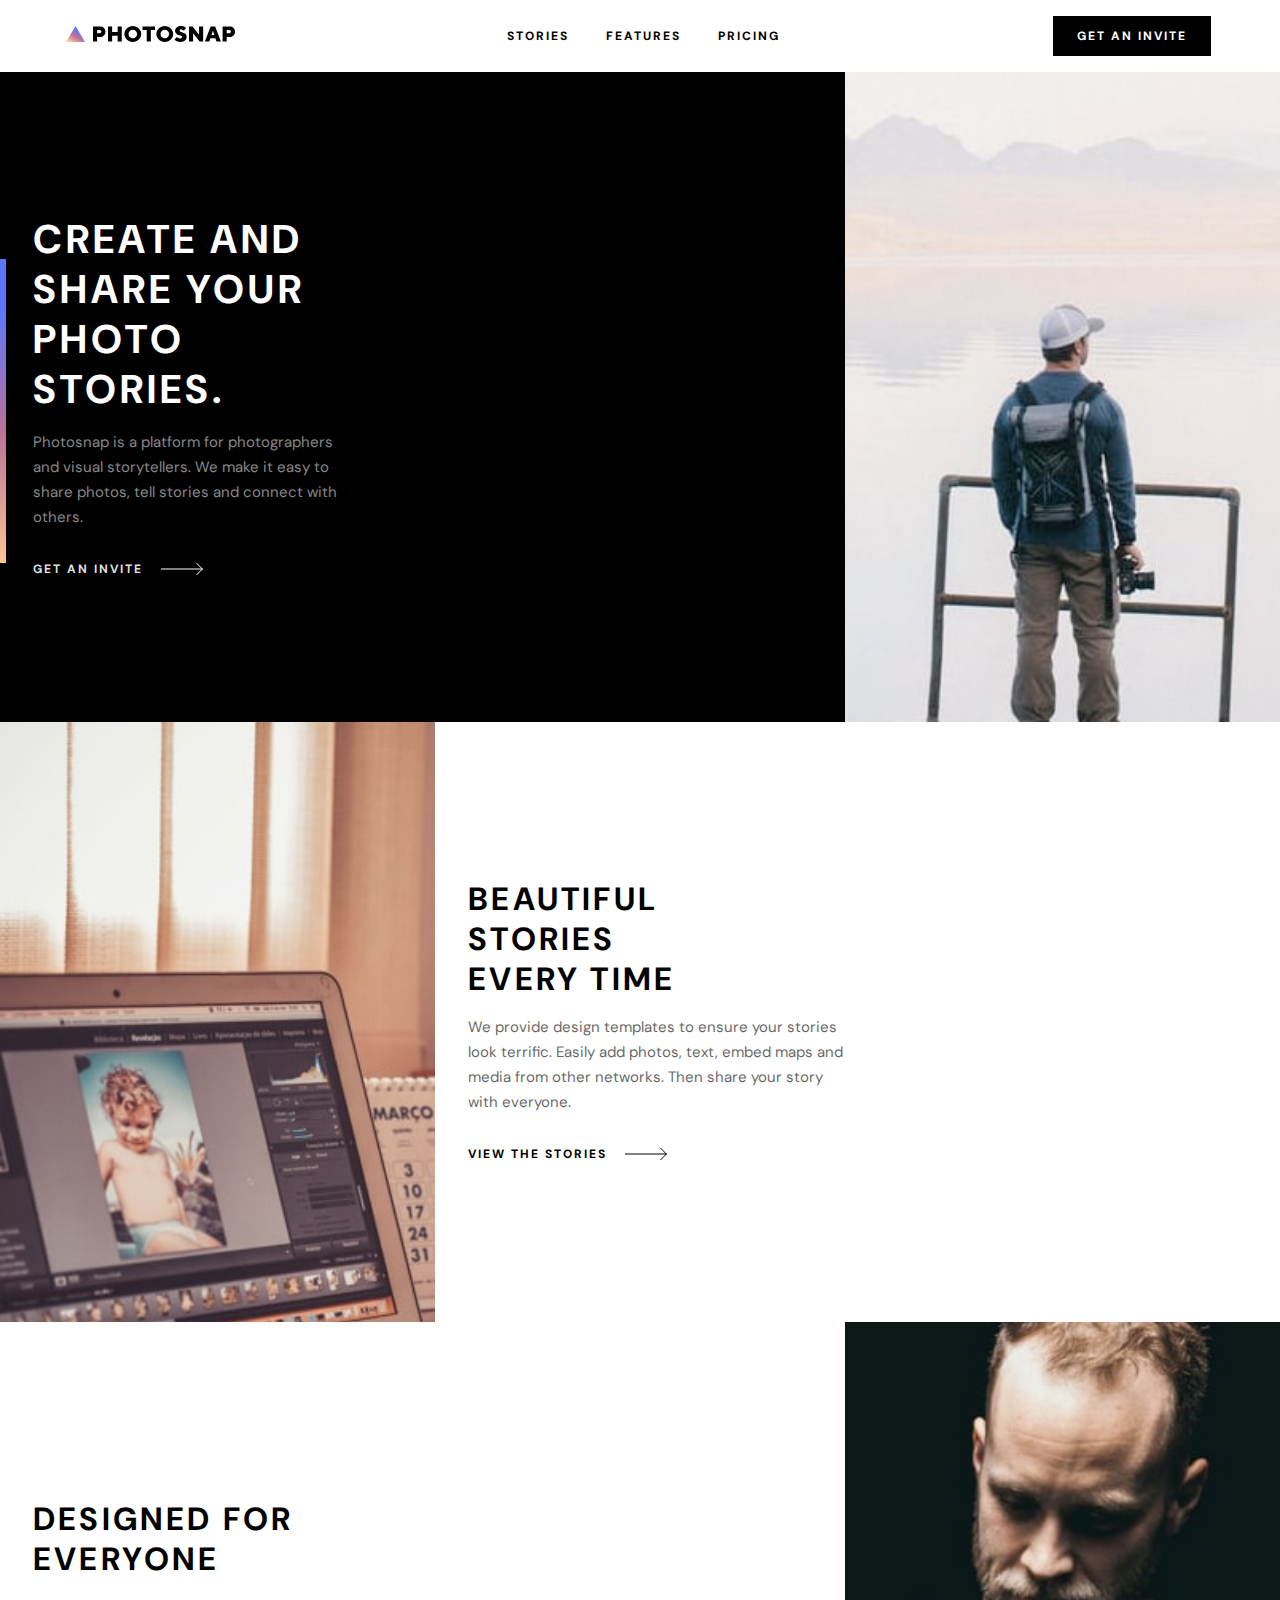
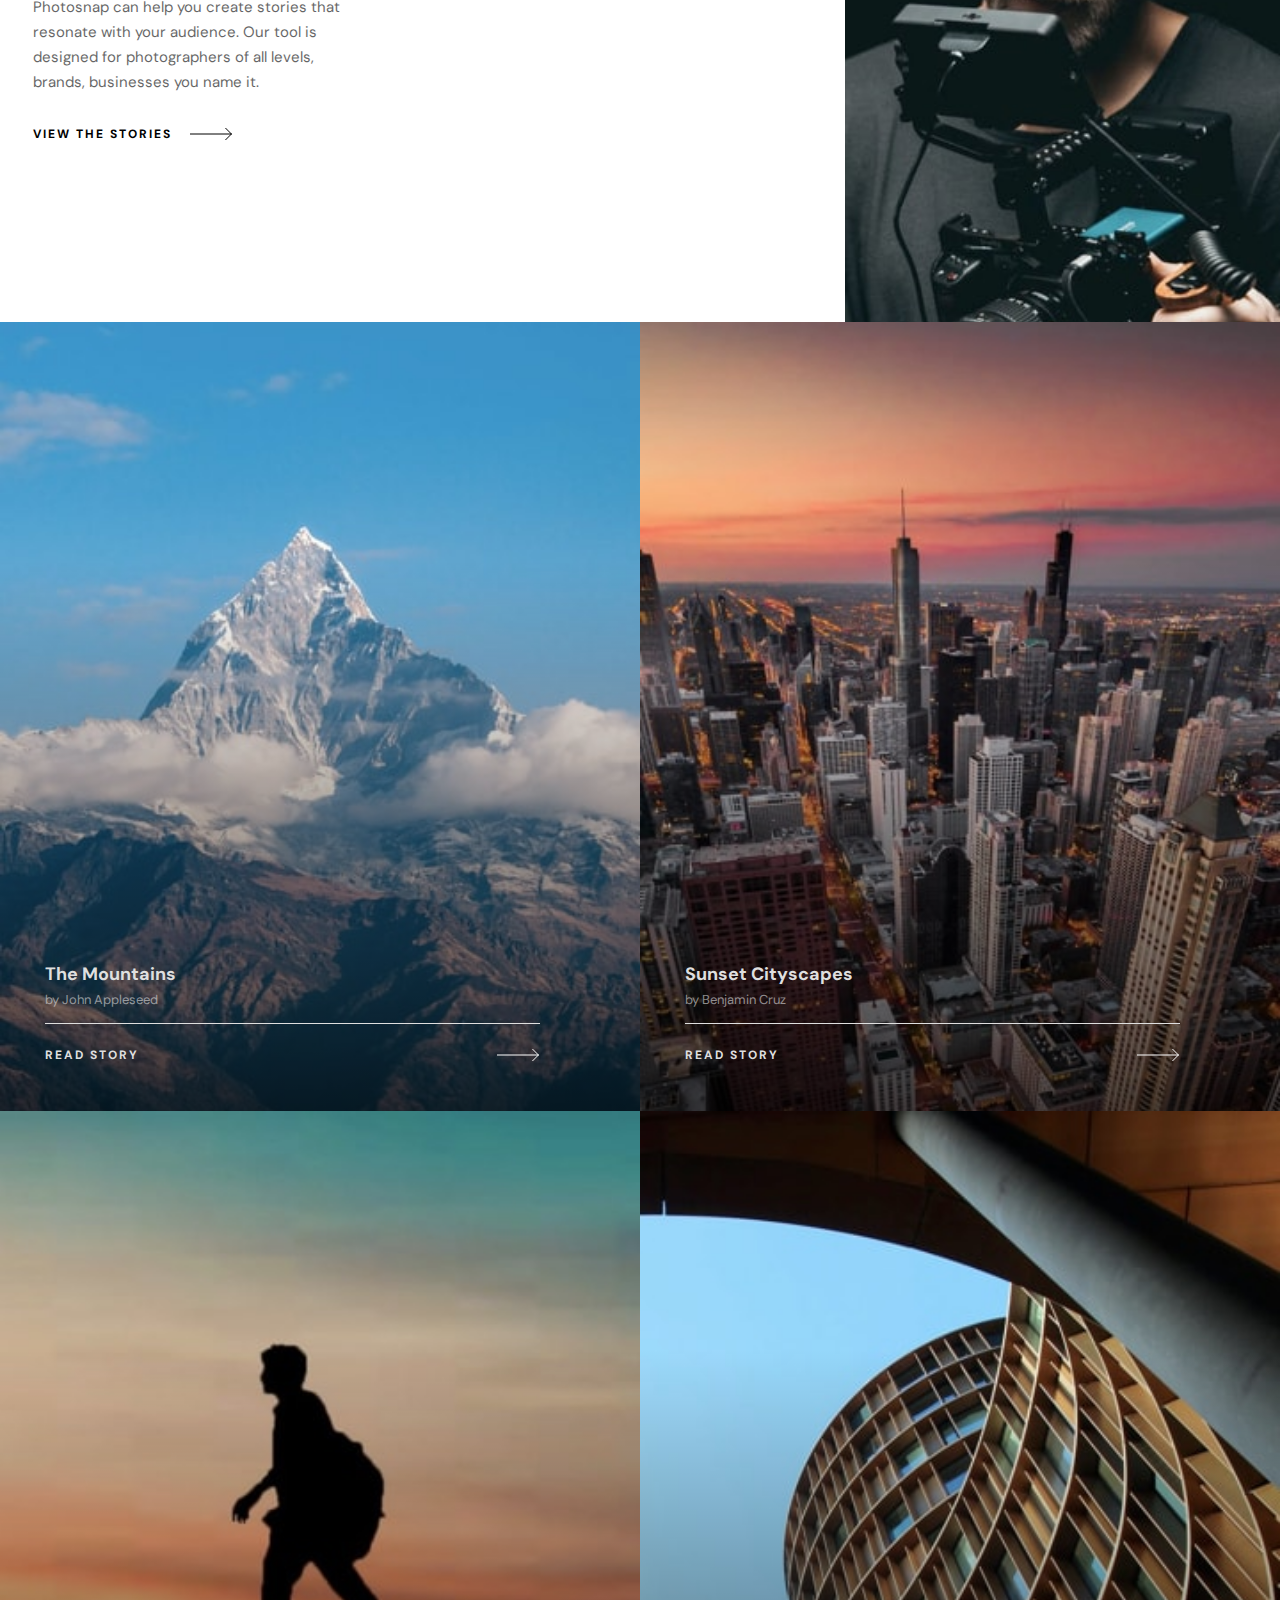
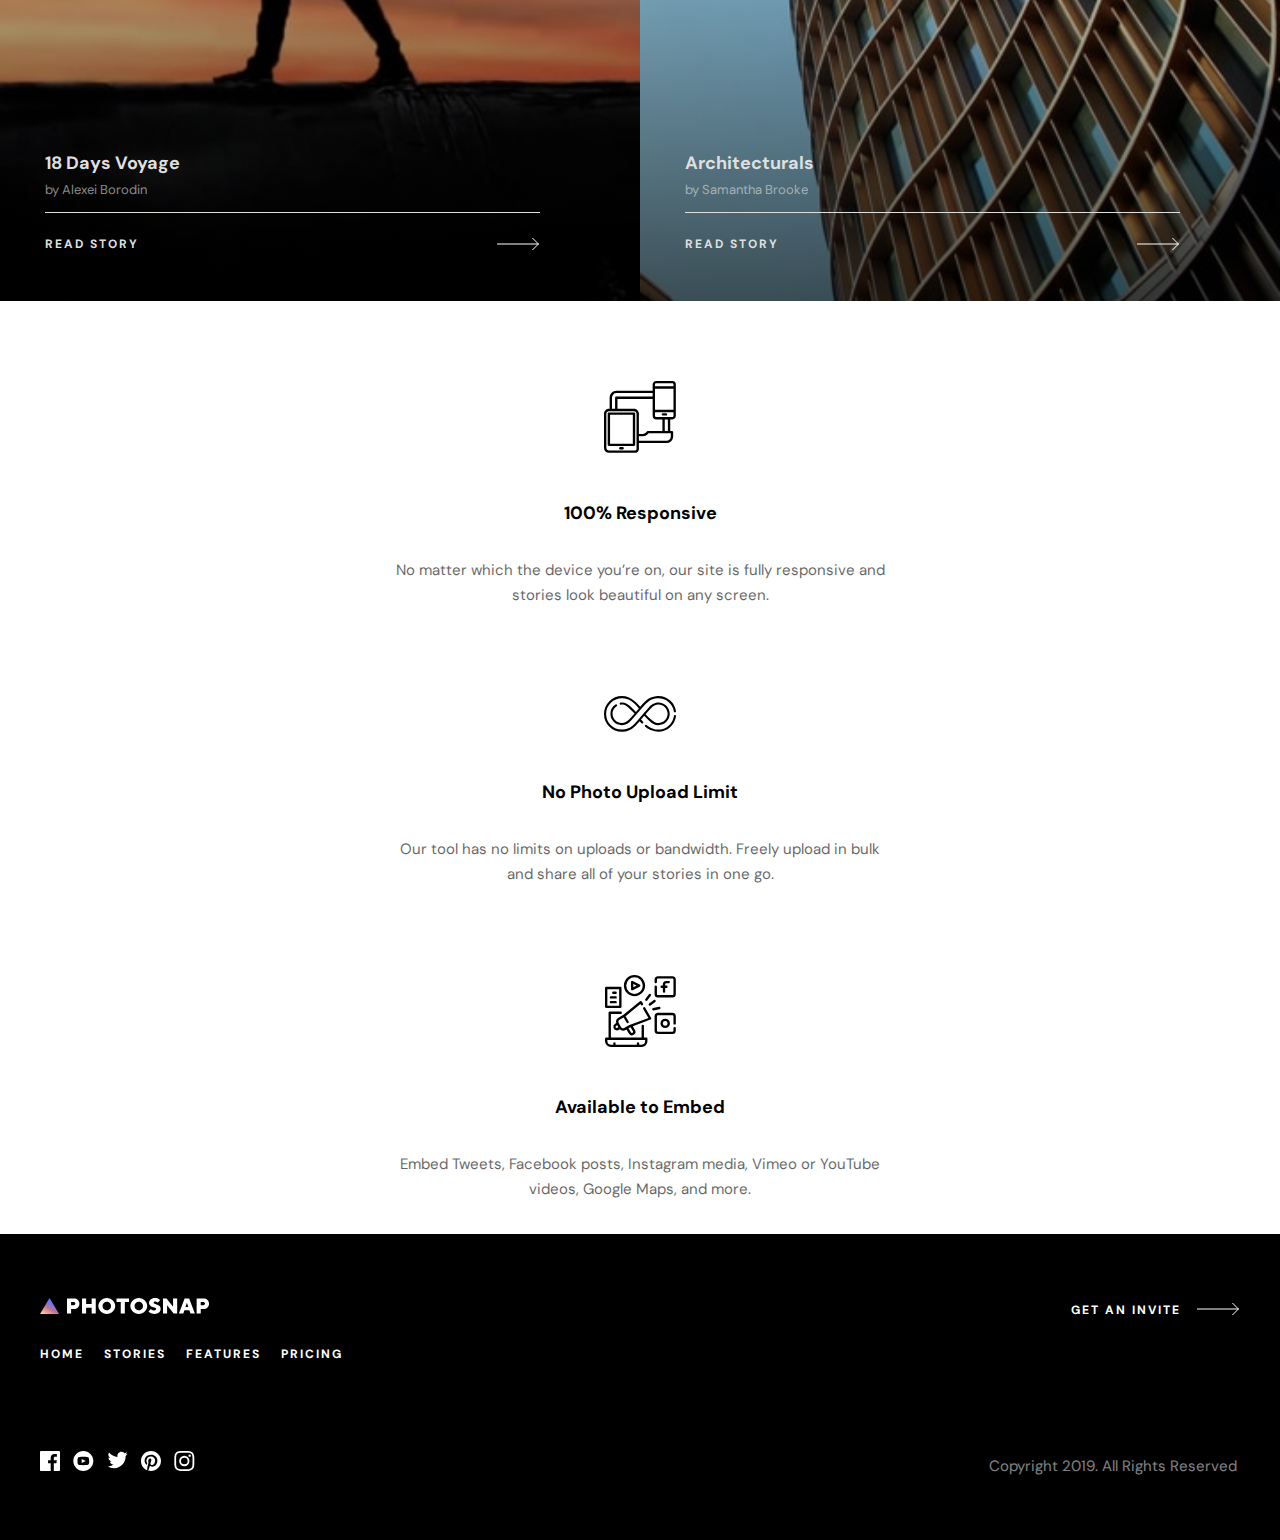
<file: index.html>
<!DOCTYPE html>
<html lang="en">
<head>
    <meta charset="UTF-8">
    <meta http-equiv="X-UA-Compatible" content="IE=edge">
    <meta name="viewport" content="width=device-width, initial-scale=1.0">
    <link rel="stylesheet" href="./shared/css/reset.css">
    <link rel="stylesheet" href="./shared/css/header.css">
    <link rel="stylesheet" href="./shared/css/footer.css">
    <link rel="stylesheet" href="./shared/css/fonts&variables.css">
    <link rel="stylesheet" href="./pages/home/main.css">
    <script src="./shared/js/menu.js" defer></script>
    <title>photosnap-multipage</title>
</head>
<body>
    <header>
        <div class="header-container">
            <div class="header-top-div">
              <div class="header-menu">
                <a href="#"><img src="./shared/assets/desktop/logo.svg" alt="logo"/></a>
            
                <div class="open-close-menu">
                  <button class="menu-btn">
                    <img
                      id="btn"
                      src="./shared/assets/mobile/menu.svg"
                      alt="menu"
                    />
                  </button>
                </div>
              </div>
            </div>
            <div id="menu-mob" class="burger-menu-wrapper header-invisible">
              <div class="header-burger-menu">
                <nav>
                  <ul class="header-list">
                    <li>
                      <a
                        class="header-links"
                        href="./pages/stories/stories.html"
                        >STORIES</a
                      >
                    </li>
                    <li>
                      <a
                        class="header-links"
                        href="./pages/features/features.html"
                        >FEATURES</a
                      >
                    </li>
                    <li>
                      <a
                        class="header-links"
                        href="./pages/pricing/pricing.html"
                        >PRICING</a>
                    </li>
                  </ul>
                </nav>
              </div>
              <div class="header-divider"></div>
              <a class="header-invite header-links" href="#">GET AN INVITE</a>
            </div>
          </div>
    </header>
   <main>
    <div class="first_div">
        <div class="for_row1">
            <div class="img for_imgs"></div>
            
            <div class="black_div">
            <div class="for_gradient"></div>    
                <h1 class="black_h1">CREATE AND SHARE YOUR PHOTO STORIES.</h1>
                <p class="black_p">Photosnap is a platform for photographers and visual storytellers. We make it easy to share photos, tell stories and connect with others.</p>
                <a class="black_a">GET AN INVITE<span><svg xmlns="http://www.w3.org/2000/svg" width="43" height="14"><g fill="none" fill-rule="evenodd" stroke="#ffffff"><path d="M0 7h41.864M35.428 1l6 6-6 6"/></g></svg></span></a>
            </div>
        </div>
        <div class="for_row2">
            <div class="img2 for_imgs"></div>
            <div class="white_div1">
                <h1 class="white_h1">BEAUTIFUL STORIES EVERY TIME</h1>
                <p class="white_p">We provide design templates to ensure your stories look terrific. Easily add photos, text, embed maps and media from other networks. Then share your story with everyone.</p>
                <a class="a">VIEW THE STORIES<span><img src="./shared/assets/desktop/arrow.svg"></span></a>
            </div>
        </div>
        <div class="for_row3">
            <div class="img3 for_imgs"></div>
            <div class="white_div2">
                <h1 class="white_h1">DESIGNED FOR EVERYONE</h1>
                <p class="white_p">Photosnap can help you create stories that resonate with your audience.  Our tool is designed for photographers of all levels, brands, businesses you name it. </p>
                <a class="a">VIEW THE STORIES<span><img src="./shared/assets/desktop/arrow.svg"></span></a>
            </div>
        </div>
    </div> 
    <div class="second_div">
            <div class="mountains story">
                <h1 class="little_h1">The Mountains</h1>
                <p class="little_p">by John Appleseed</p>
                <div class="line"></div>
                <a class="black_a four_a">READ STORY<span><svg xmlns="http://www.w3.org/2000/svg" width="43" height="14"><g fill="none" fill-rule="evenodd" stroke="#ffffff"><path d="M0 7h41.864M35.428 1l6 6-6 6"/></g></svg></span></a>
            </div>
            <div class="sunset story">
                <h1 class="little_h1">Sunset Cityscapes</h1>
                <p class="little_p">by Benjamin Cruz</p>
                <div class="line"></div>
                <a class="black_a four_a">READ STORY<span><svg xmlns="http://www.w3.org/2000/svg" width="43" height="14"><g fill="none" fill-rule="evenodd" stroke="#ffffff"><path d="M0 7h41.864M35.428 1l6 6-6 6"/></g></svg></span></a>
            </div>
            <div class="voyage story">
                <h1 class="little_h1">18 Days Voyage</h1>
                <p class="little_p">by Alexei Borodin</p>
                <div class="line"></div>
                <a class="black_a four_a">READ STORY<span><svg xmlns="http://www.w3.org/2000/svg" width="43" height="14"><g fill="none" fill-rule="evenodd" stroke="#ffffff"><path d="M0 7h41.864M35.428 1l6 6-6 6"/></g></svg></span></a>
            </div>
            <div class="architect story">
                <h1 class="little_h1">Architecturals</h1>
                <p class="little_p">by Samantha Brooke</p>
                <div class="line"></div>
                <a class="black_a four_a">READ STORY<span><svg xmlns="http://www.w3.org/2000/svg" width="43" height="14"><g fill="none" fill-rule="evenodd" stroke="#ffffff"><path d="M0 7h41.864M35.428 1l6 6-6 6"/></g></svg></span></a>
            </div>    
    </div> 
    <div class="third_div">
        <div class="last_div last_div1">
            <img src="./pages/features/assets/desktop/responsive.svg">
            <h1 class="third_h1">100% Responsive</h1>
            <p class="third_p">No matter which the device you’re on, our site is fully responsive and stories look beautiful on any screen.</p>
        </div>
        <div class="last_div last_div2">
            <img src="./pages/features/assets/desktop/no-limit.svg">
            <h1 class="third_h1">No Photo Upload Limit</h1>
            <p class="third_p">Our tool has no limits on uploads or bandwidth. Freely upload in bulk and share all of your stories in one go.</p>
        </div>
        <div class="last_div last_div3">
            <img src="./pages/features/assets/desktop/embed.svg">
            <h1 class="third_h1">Available to Embed</h1>
            <p class="third_p">Embed Tweets, Facebook posts, Instagram media, Vimeo or YouTube videos, Google Maps, and more.</p>
        </div>
    </div>
   </main> 

   <footer>
    <div class="footer-container">
        <svg
          class="footer-logo footer-item1"
          xmlns="http://www.w3.org/2000/svg"
          width="170"
          height="16"
        >
          <defs>
            <linearGradient id="a" x1="0%" x2="50%" y1="85.457%" y2="14.543%">
              <stop offset="0%" stop-color="#FFC593" />
              <stop offset="51.945%" stop-color="#BC7198" />
              <stop offset="100%" stop-color="#5A77FF" />
            </linearGradient>
          </defs>
          <g fill="none" fill-rule="evenodd">
            <path
              fill="#000"
              fill-rule="nonzero"
              d="M31.108 15.568v-4.541h2.703c.836 0 1.6-.133 2.292-.4a5.19 5.19 0 001.773-1.113 5.1 5.1 0 001.146-1.676c.273-.642.41-1.344.41-2.108 0-.75-.137-1.449-.41-2.098a5.072 5.072 0 00-1.146-1.686A5.19 5.19 0 0036.103.832c-.692-.266-1.456-.4-2.292-.4H27v15.136h4.108zm2.487-8.217h-2.487V4.108h2.487c.49 0 .9.162 1.232.487.332.324.497.702.497 1.135 0 .432-.165.81-.497 1.135-.332.324-.742.486-1.232.486zm12.54 8.217V9.73h5.514v5.838h4.108V.432h-4.108v5.622h-5.514V.432h-4.108v15.136h4.108zM66.784 16a8.616 8.616 0 003.319-.638 8.401 8.401 0 002.68-1.74 8.192 8.192 0 001.785-2.552c.432-.965.648-1.989.648-3.07a7.428 7.428 0 00-.648-3.07 8.192 8.192 0 00-1.784-2.552 8.401 8.401 0 00-2.681-1.74A8.616 8.616 0 0066.783 0c-1.196 0-2.306.213-3.329.638a8.432 8.432 0 00-2.67 1.74A8.192 8.192 0 0059 4.93 7.428 7.428 0 0058.351 8c0 1.081.217 2.105.649 3.07a8.192 8.192 0 001.784 2.552 8.432 8.432 0 002.67 1.74c1.023.425 2.133.638 3.33.638zm0-3.676A4.285 4.285 0 0165.119 12a3.942 3.942 0 01-1.34-.908 4.33 4.33 0 01-.887-1.373A4.479 4.479 0 0162.568 8c0-.62.108-1.193.324-1.719a4.33 4.33 0 01.886-1.373c.375-.39.822-.692 1.34-.908a4.285 4.285 0 011.666-.324c.59 0 1.142.108 1.654.324.512.216.958.519 1.34.908.382.39.681.847.898 1.373.216.526.324 1.1.324 1.719 0 .62-.108 1.193-.324 1.719a4.236 4.236 0 01-.898 1.373c-.382.39-.828.692-1.34.908a4.206 4.206 0 01-1.654.324zm18.054 3.244V4.108h4.216V.432h-12.54v3.676h4.216v11.46h4.108zM98.784 16a8.616 8.616 0 003.319-.638 8.401 8.401 0 002.68-1.74 8.192 8.192 0 001.785-2.552c.432-.965.648-1.989.648-3.07a7.428 7.428 0 00-.648-3.07 8.192 8.192 0 00-1.784-2.552 8.401 8.401 0 00-2.681-1.74A8.616 8.616 0 0098.783 0c-1.196 0-2.306.213-3.329.638a8.432 8.432 0 00-2.67 1.74A8.192 8.192 0 0091 4.93 7.428 7.428 0 0090.351 8c0 1.081.217 2.105.649 3.07a8.192 8.192 0 001.784 2.552 8.432 8.432 0 002.67 1.74c1.023.425 2.133.638 3.33.638zm0-3.676A4.285 4.285 0 0197.119 12a3.942 3.942 0 01-1.34-.908 4.33 4.33 0 01-.887-1.373A4.479 4.479 0 0194.568 8c0-.62.108-1.193.324-1.719a4.33 4.33 0 01.886-1.373c.375-.39.822-.692 1.34-.908a4.285 4.285 0 011.666-.324c.59 0 1.142.108 1.654.324.512.216.958.519 1.34.908.382.39.681.847.898 1.373.216.526.324 1.1.324 1.719 0 .62-.108 1.193-.324 1.719a4.236 4.236 0 01-.898 1.373c-.382.39-.828.692-1.34.908a4.206 4.206 0 01-1.654.324zM114.568 16c.95 0 1.801-.133 2.55-.4.75-.267 1.385-.627 1.904-1.081.519-.454.915-.98 1.189-1.578.274-.599.41-1.236.41-1.914 0-.88-.172-1.6-.518-2.162a4.35 4.35 0 00-1.298-1.362 6.98 6.98 0 00-1.697-.822l-1.697-.562a7.533 7.533 0 01-1.297-.551c-.346-.195-.52-.465-.52-.811 0-.332.148-.63.444-.898.295-.266.688-.4 1.178-.4.375 0 .714.062 1.016.184.303.123.563.263.779.422.26.173.49.367.692.584l2.378-2.487a5.559 5.559 0 00-1.276-1.08c-.432-.275-.98-.523-1.643-.747C116.5.112 115.706 0 114.784 0c-.865 0-1.65.13-2.357.39-.706.259-1.308.605-1.805 1.037-.498.432-.883.93-1.157 1.492a3.908 3.908 0 00-.41 1.73c0 .879.172 1.6.518 2.162a4.35 4.35 0 001.297 1.362 6.98 6.98 0 001.698.822c.612.201 1.178.389 1.697.562.519.173.951.357 1.297.551.346.195.52.465.52.81 0 .433-.174.812-.52 1.136-.346.324-.821.487-1.427.487-.49 0-.933-.083-1.33-.25a5.466 5.466 0 01-1.027-.55 5.352 5.352 0 01-.886-.822l-2.378 2.486c.432.49.944.923 1.535 1.298.504.331 1.131.63 1.88.897.75.267 1.63.4 2.639.4zm12.54-.432V7.135l6.508 8.433h3.546V.432h-4.108v8.433L126.568.432H123v15.136h4.108zm16.216 0l1.081-3.244h4.973l1.081 3.244h4.433L149.162.432h-4.54l-5.73 15.136h4.432zm4.973-6.487h-2.81l1.405-4.432 1.405 4.432zm12.433 6.487v-4.541h2.702c.836 0 1.6-.133 2.292-.4a5.19 5.19 0 001.773-1.113 5.1 5.1 0 001.146-1.676c.274-.642.411-1.344.411-2.108 0-.75-.137-1.449-.41-2.098a5.072 5.072 0 00-1.147-1.686 5.19 5.19 0 00-1.773-1.114c-.692-.266-1.456-.4-2.292-.4h-6.81v15.136h4.108zm2.486-8.217h-2.486V4.108h2.486c.49 0 .901.162 1.233.487.331.324.497.702.497 1.135 0 .432-.166.81-.497 1.135-.332.324-.743.486-1.233.486z"
            />
            <path fill="url(#a)" d="M0 16L9.5 0 19 16z" />
          </g>
        </svg>
        <div class="footer-icons footer-item2">
          <a href="https://www.facebook.com/" target="_blank">
            <svg
              id="fb"
              class="footer-icon"
              xmlns="http://www.w3.org/2000/svg"
              width="20"
              height="20"
            >
              <defs>
                <linearGradient id="b" x1="100%" x2="0%" y1="0%" y2="100%">
                  <stop offset="0%" stop-color="#63AFDB" />
                  <stop offset="100%" stop-color="#6028F1" />
                </linearGradient>
              </defs>
              <path
                fill="url(#a)"
                d="M18.896 0H1.104C.494 0 0 .494 0 1.104v17.793C0 19.506.494 20 1.104 20h9.58v-7.745H8.076V9.237h2.606V7.01c0-2.583 1.578-3.99 3.883-3.99 1.104 0 2.052.082 2.329.119v2.7h-1.598c-1.254 0-1.496.597-1.496 1.47v1.928h2.989l-.39 3.018h-2.6V20h5.098c.608 0 1.102-.494 1.102-1.104V1.104C20 .494 19.506 0 18.896 0z"
              /></svg>
            </a>
          <a href="https://www.youtube.com/" target="_blank"
            ><svg
              id="youtube"
              class="footer-icon"
              xmlns="http://www.w3.org/2000/svg"
              width="21"
              height="20"
            >
              <defs>
                <linearGradient id="c" x1="0%" x2="100%" y1="100%" y2="0%">
                  <stop offset="0%" stop-color="#D3205A" />
                  <stop offset="100%" stop-color="#FF5A5A" />
                </linearGradient>
              </defs>
              <path
                fill="url(#a)"
                d="M43.33 0c-5.523 0-10 4.478-10 10 0 5.523 4.477 10 10 10s10-4.477 10-10c0-5.522-4.477-10-10-10zm3.7 14.077c-1.75.12-5.653.12-7.402 0-1.896-.13-2.117-1.059-2.131-4.077.014-3.024.237-3.947 2.131-4.077 1.75-.12 5.652-.12 7.403 0 1.897.13 2.117 1.059 2.132 4.077-.015 3.024-.237 3.947-2.132 4.077zm-5.367-6.029l4.098 1.949-4.098 1.955V8.048z"
                transform="translate(-33)"
              /></svg>
            </a>
          <a href="https://twitter.com/" target="_blank"
            ><svg
              id="twitter"
              class="footer-icon"
              xmlns="http://www.w3.org/2000/svg"
              width="21"
              height="18"
            >
              <defs>
                <linearGradient
                  id="d"
                  x1="100%"
                  x2="0%"
                  y1="16.979%"
                  y2="83.021%"
                >
                  <stop offset="0%" stop-color="#65FFEB" />
                  <stop offset="100%" stop-color="#27718A" />
                </linearGradient>
              </defs>
              <path
                fill="url(#a)"
                d="M86.66 3.797a8.192 8.192 0 01-2.357.646 4.11 4.11 0 001.805-2.27 8.22 8.22 0 01-2.606.996 4.096 4.096 0 00-2.995-1.296c-2.65 0-4.596 2.472-3.998 5.038a11.648 11.648 0 01-8.457-4.287 4.109 4.109 0 001.27 5.478 4.086 4.086 0 01-1.858-.513c-.045 1.901 1.318 3.68 3.291 4.075a4.113 4.113 0 01-1.853.07 4.106 4.106 0 003.833 2.85 8.25 8.25 0 01-6.075 1.7 11.616 11.616 0 006.29 1.843c7.618 0 11.922-6.434 11.662-12.205a8.354 8.354 0 002.048-2.124z"
                transform="translate(-66 -1)"
              /></svg>
            </a>
          <a href="https://www.pinterest.com/" target="_blank"
            ><svg
              id="pinterest"
              class="footer-icon"
              xmlns="http://www.w3.org/2000/svg"
              width="20"
              height="20"
            >
              <defs>
                <linearGradient id="e" x1="100%" x2="0%" y1="0%" y2="100%">
                  <stop offset="0%" stop-color="#F6C683" />
                  <stop offset="100%" stop-color="#DE3838" />
                </linearGradient>
              </defs>
              <path
                fill="url(#a)"
                d="M109.99 0c-5.522 0-10 4.477-10 10 0 4.237 2.636 7.855 6.356 9.312-.088-.791-.167-2.005.035-2.868.181-.78 1.172-4.97 1.172-4.97s-.299-.6-.299-1.486c0-1.39.806-2.428 1.81-2.428.852 0 1.264.64 1.264 1.408 0 .858-.546 2.14-.828 3.33-.236.995.5 1.807 1.48 1.807 1.778 0 3.144-1.874 3.144-4.58 0-2.393-1.72-4.068-4.176-4.068-2.845 0-4.515 2.135-4.515 4.34 0 .859.33 1.781.744 2.281a.3.3 0 01.069.288l-.278 1.133c-.044.183-.145.223-.335.134-1.249-.581-2.03-2.407-2.03-3.874 0-3.154 2.292-6.052 6.608-6.052 3.469 0 6.165 2.473 6.165 5.776 0 3.447-2.173 6.22-5.19 6.22-1.013 0-1.965-.525-2.291-1.148l-.623 2.378c-.226.869-.835 1.958-1.244 2.621.937.29 1.931.446 2.962.446 5.523 0 10-4.477 10-10s-4.477-10-10-10z"
                transform="translate(-100)"
              /></svg>
            </a>
          <a href="https://www.instagram.com/" target="_blank"
            ><svg
              id="instagram"
              class="footer-icon"
              xmlns="http://www.w3.org/2000/svg"
              width="21"
              height="20"
            >
              <defs>
                <linearGradient id="f" x1="0%" x2="50%" y1="100%" y2="0%">
                  <stop offset="0%" stop-color="#FFC593" />
                  <stop offset="51.945%" stop-color="#BC7198" />
                  <stop offset="100%" stop-color="#5A77FF" />
                </linearGradient>
              </defs>
              <path
                fill="url(#a)"
                d="M143.32 1.802c2.67 0 2.987.01 4.042.059 2.71.123 3.976 1.409 4.099 4.099.048 1.054.057 1.37.057 4.04 0 2.672-.01 2.988-.057 4.042-.124 2.687-1.387 3.975-4.1 4.099-1.054.048-1.37.058-4.041.058-2.67 0-2.987-.01-4.04-.058-2.718-.124-3.977-1.416-4.1-4.1-.048-1.054-.058-1.37-.058-4.041 0-2.67.01-2.986.058-4.04.124-2.69 1.387-3.977 4.1-4.1 1.054-.048 1.37-.058 4.04-.058zm0-1.802c-2.716 0-3.056.012-4.123.06-3.631.167-5.65 2.182-5.816 5.817-.05 1.067-.061 1.407-.061 4.123s.012 3.057.06 4.123c.167 3.632 2.182 5.65 5.817 5.817 1.067.048 1.407.06 4.123.06s3.057-.012 4.123-.06c3.629-.167 5.652-2.182 5.816-5.817.05-1.066.061-1.407.061-4.123s-.012-3.056-.06-4.122c-.163-3.629-2.18-5.65-5.816-5.817C146.377.01 146.036 0 143.32 0zm0 4.865a5.135 5.135 0 100 10.27 5.135 5.135 0 000-10.27zm0 8.468a3.333 3.333 0 110-6.666 3.333 3.333 0 010 6.666zm5.338-9.87a1.2 1.2 0 100 2.4 1.2 1.2 0 000-2.4z"
                transform="translate(-133)"
              /></svg>
            </a>
        </div>
        <div class="footer-item3">
          <nav>
            <ul class="footer-list">
              <li><a class="footer-links" href="./index.html">HOME</a></li>
              <li>
                <a class="footer-links" href="./pages/stories/stories.html"
                  >STORIES</a>
                >
              </li>
              <li>
                <a
                  class="footer-links"
                  href="./pages/features/features.html"
                  >FEATURES</a
                >
              </li>
              <li>
                <a class="footer-links" href="./pages/pricing/pricing.html"
                  >PRICING</a
                >
              </li>
            </ul>
          </nav>
        </div>
        <div class="footer-invite-arr footer-item4">
          <a class="footer-links" href="#">GET AN INVITE</a>
          <svg
            class="footer-arrow"
            xmlns="http://www.w3.org/2000/svg"
            width="43"
            height="14"
          >
            <g fill="none" fill-rule="evenodd" stroke="#000">
              <path d="M0 7h41.864M35.428 1l6 6-6 6" />
            </g>
          </svg>
        </div>
        <p class="footer-info footer-item5">
          Copyright 2019. All Rights Reserved
        </p>
      </div>
</footer>

</body>
</html>
</file>
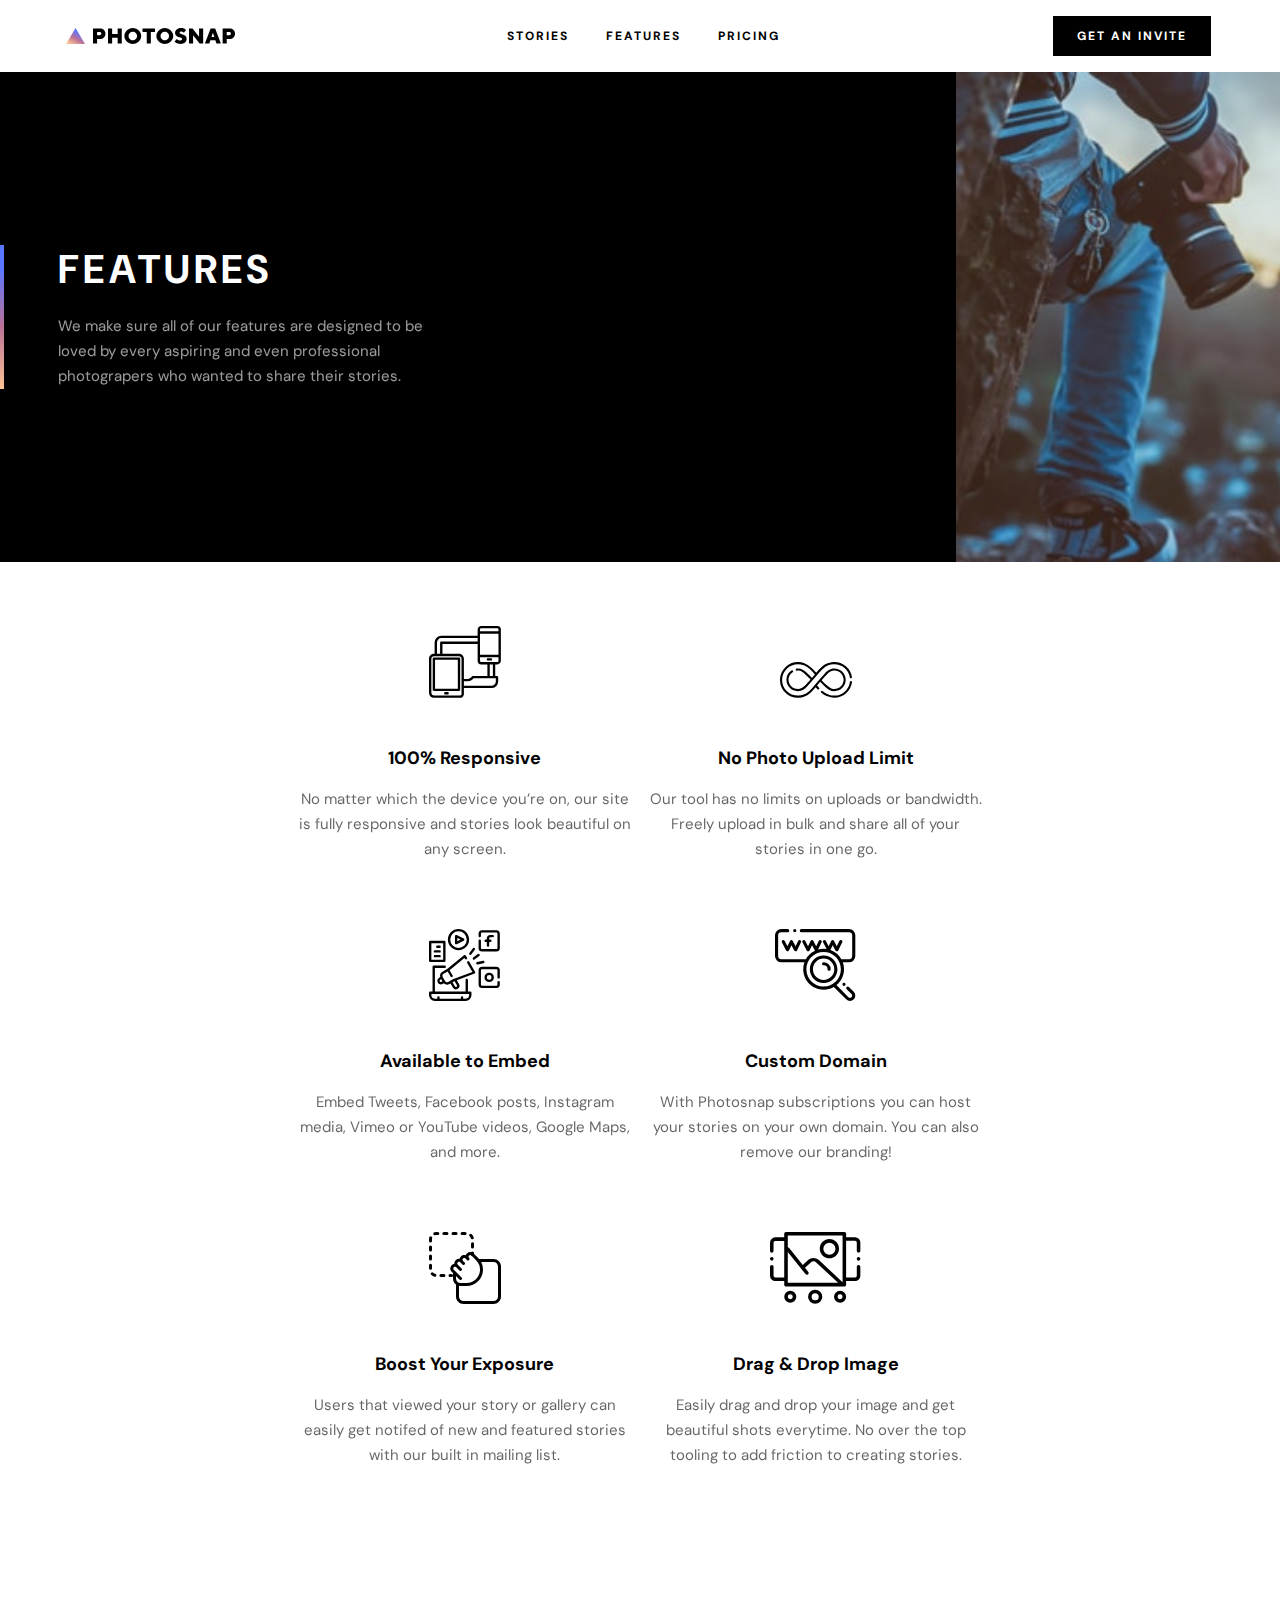
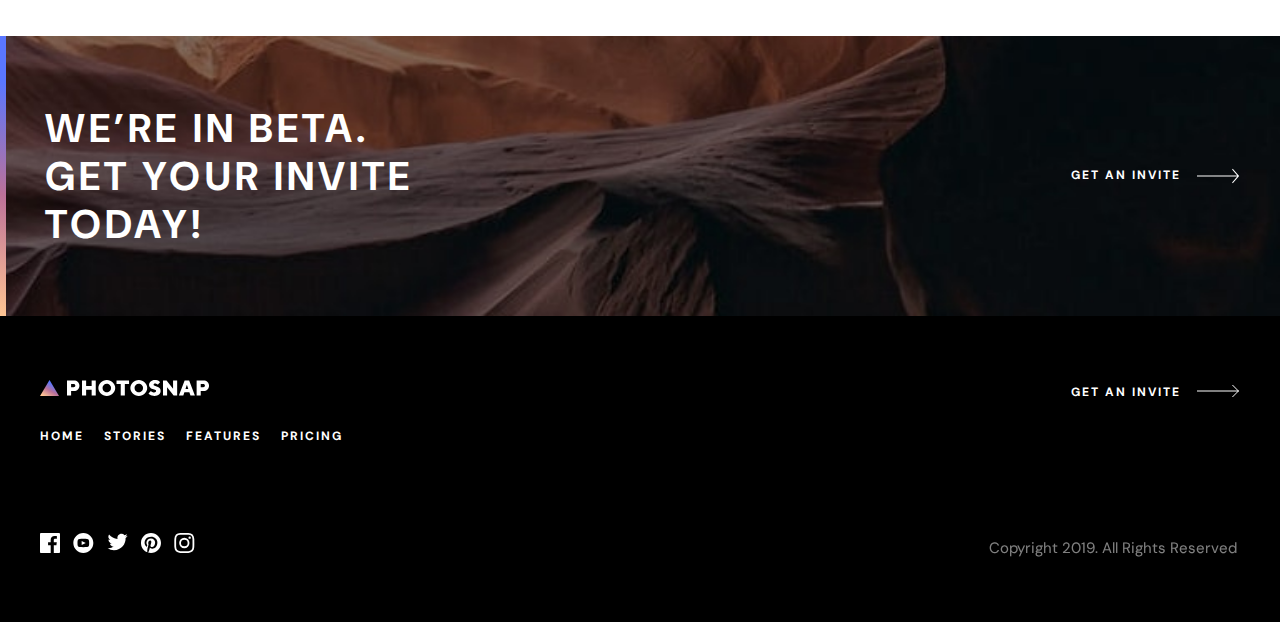
<file: pages/features/features.html>
<!DOCTYPE html>
<html lang="en">
<head>
    <meta charset="UTF-8">
    <meta http-equiv="X-UA-Compatible" content="IE=edge">
    <meta name="viewport" content="width=device-width, initial-scale=1.0">
    <link rel="stylesheet" href="../../shared/css/reset.css">
    <link rel="stylesheet" href="../../shared/css/fonts&variables.css">
    <link rel="stylesheet" href="../../shared/css/header.css">
    <link rel="stylesheet" href="../../shared/css/footer.css">
    <link rel="stylesheet" href="../pricing/pricing.css">
    <link rel="stylesheet" href="./features.css">
    <script src="../../shared/js/menu.js" defer></script>
    <title>Featured-photosnap-multipage</title>
</head>
<body>
    <header>
        <div class="header-container">
            <div class="header-top-div">
              <div class="header-menu">
                <img src="../../shared/assets/desktop/logo.svg" alt="logo"/>
    
                <div class="open-close-menu">
                  <button class="menu-btn">
                    <img
                      id="btn"
                      src="../../shared/assets/mobile/menu.svg"
                      alt="menu"
                    />
                  </button>
                </div>
              </div>
            </div>
            <div id="menu-mob" class="burger-menu-wrapper header-invisible">
              <div class="header-burger-menu">
                <nav>
                  <ul class="header-list">
                    <li>
                      <a
                        class="header-links"
                        href="../../pages/stories/stories.html"
                        >STORIES</a
                      >
                    </li>
                    <li>
                      <a
                        class="header-links"
                        href="../../pages/features/features.html"
                        >FEATURES</a
                      >
                    </li>
                    <li>
                      <a
                        class="header-links"
                        href="../../pages/pricing/pricing.html"
                        >PRICING</a>
                    </li>
                  </ul>
                </nav>
              </div>
              <div class="header-divider"></div>
              <a class="header-invite header-links" href="#">GET AN INVITE</a>
            </div>
          </div>
    </header>
    <section class="first-container">
        <div class="image-hero">
        </div>
        <div class="linear">
        </div>
        <div class="pricing">
           
            <h1>
                FEATURES
            </h1>
            <P>
                We make sure all of our features are designed to be loved by every aspiring and even professional photograpers who wanted to share their stories.
            </P>
        </div>
    </section>

    <main>
        <div class="first_div">
            <div class="grid_container">
                <div class="little_div little_div1">
                    <img src="./assets/desktop/responsive.svg">
                    <h1 class="title_h1">100% Responsive</h1>
                    <p class="title_p">No matter which the device you’re on, our site is fully responsive and stories look beautiful on any screen.</p>
                </div>
                <div class="little_div little_div2">
                    <img src="./assets/desktop/no-limit.svg">
                    <h1 class="title_h1">No Photo Upload Limit</h1>
                    <p class="title_p">Our tool has no limits on uploads or bandwidth. Freely upload in bulk and share all of your stories in one go.</p>
                </div>
                <div class="little_div little_div3">
                    <img src="./assets/desktop/embed.svg">
                    <h1 class="title_h1">Available to Embed</h1>
                    <p class="title_p">Embed Tweets, Facebook posts, Instagram media, Vimeo or YouTube videos, Google Maps, and more.</p>
                </div>
            
                <div class="little_div little_div4">
                    <img src="./assets/desktop/custom-domain.svg">
                    <h1 class="title_h1">Custom Domain</h1>
                    <p class="title_p">With Photosnap subscriptions you can host your stories on your own domain. You can also remove our branding!</p>
                </div>
                <div class="little_div little_div5">
                    <img src="./assets/desktop/boost-exposure.svg">
                    <h1 class="title_h1">Boost Your Exposure</h1>
                    <p class="title_p">Users that viewed your story or gallery can easily get notifed of new and featured stories with our built in mailing list.</p>
                </div>
                <div class="little_div little_div6">
                    <img src="./assets/desktop/drag-drop.svg">
                    <h1 class="title_h1">Drag & Drop Image</h1>
                    <p class="title_p">Easily drag and drop your image and get beautiful shots everytime. No over the top tooling to add friction to creating stories.</p>
                </div>
            </div>
        </div>
    </main>
    <section class="last-container">
        <div class="linear last-line">
        </div>
        <div class="invite-div">
            <h1>
                We’re in beta.
                Get your invite today!
            </h1>
           <div  class="arrow">
                <p class="get-an">
                    GET AN INVITE
                </p>
                <img class="arrow-icon" src="../../shared/assets/desktop/arrow.svg" alt="">
           </div>
        </div>
    </section>

    <footer>
        <div class="footer-container">
            <svg
              class="footer-logo footer-item1"
              xmlns="http://www.w3.org/2000/svg"
              width="170"
              height="16"
            >
              <defs>
                <linearGradient id="a" x1="0%" x2="50%" y1="85.457%" y2="14.543%">
                  <stop offset="0%" stop-color="#FFC593" />
                  <stop offset="51.945%" stop-color="#BC7198" />
                  <stop offset="100%" stop-color="#5A77FF" />
                </linearGradient>
              </defs>
              <g fill="none" fill-rule="evenodd">
                <path
                  fill="#000"
                  fill-rule="nonzero"
                  d="M31.108 15.568v-4.541h2.703c.836 0 1.6-.133 2.292-.4a5.19 5.19 0 001.773-1.113 5.1 5.1 0 001.146-1.676c.273-.642.41-1.344.41-2.108 0-.75-.137-1.449-.41-2.098a5.072 5.072 0 00-1.146-1.686A5.19 5.19 0 0036.103.832c-.692-.266-1.456-.4-2.292-.4H27v15.136h4.108zm2.487-8.217h-2.487V4.108h2.487c.49 0 .9.162 1.232.487.332.324.497.702.497 1.135 0 .432-.165.81-.497 1.135-.332.324-.742.486-1.232.486zm12.54 8.217V9.73h5.514v5.838h4.108V.432h-4.108v5.622h-5.514V.432h-4.108v15.136h4.108zM66.784 16a8.616 8.616 0 003.319-.638 8.401 8.401 0 002.68-1.74 8.192 8.192 0 001.785-2.552c.432-.965.648-1.989.648-3.07a7.428 7.428 0 00-.648-3.07 8.192 8.192 0 00-1.784-2.552 8.401 8.401 0 00-2.681-1.74A8.616 8.616 0 0066.783 0c-1.196 0-2.306.213-3.329.638a8.432 8.432 0 00-2.67 1.74A8.192 8.192 0 0059 4.93 7.428 7.428 0 0058.351 8c0 1.081.217 2.105.649 3.07a8.192 8.192 0 001.784 2.552 8.432 8.432 0 002.67 1.74c1.023.425 2.133.638 3.33.638zm0-3.676A4.285 4.285 0 0165.119 12a3.942 3.942 0 01-1.34-.908 4.33 4.33 0 01-.887-1.373A4.479 4.479 0 0162.568 8c0-.62.108-1.193.324-1.719a4.33 4.33 0 01.886-1.373c.375-.39.822-.692 1.34-.908a4.285 4.285 0 011.666-.324c.59 0 1.142.108 1.654.324.512.216.958.519 1.34.908.382.39.681.847.898 1.373.216.526.324 1.1.324 1.719 0 .62-.108 1.193-.324 1.719a4.236 4.236 0 01-.898 1.373c-.382.39-.828.692-1.34.908a4.206 4.206 0 01-1.654.324zm18.054 3.244V4.108h4.216V.432h-12.54v3.676h4.216v11.46h4.108zM98.784 16a8.616 8.616 0 003.319-.638 8.401 8.401 0 002.68-1.74 8.192 8.192 0 001.785-2.552c.432-.965.648-1.989.648-3.07a7.428 7.428 0 00-.648-3.07 8.192 8.192 0 00-1.784-2.552 8.401 8.401 0 00-2.681-1.74A8.616 8.616 0 0098.783 0c-1.196 0-2.306.213-3.329.638a8.432 8.432 0 00-2.67 1.74A8.192 8.192 0 0091 4.93 7.428 7.428 0 0090.351 8c0 1.081.217 2.105.649 3.07a8.192 8.192 0 001.784 2.552 8.432 8.432 0 002.67 1.74c1.023.425 2.133.638 3.33.638zm0-3.676A4.285 4.285 0 0197.119 12a3.942 3.942 0 01-1.34-.908 4.33 4.33 0 01-.887-1.373A4.479 4.479 0 0194.568 8c0-.62.108-1.193.324-1.719a4.33 4.33 0 01.886-1.373c.375-.39.822-.692 1.34-.908a4.285 4.285 0 011.666-.324c.59 0 1.142.108 1.654.324.512.216.958.519 1.34.908.382.39.681.847.898 1.373.216.526.324 1.1.324 1.719 0 .62-.108 1.193-.324 1.719a4.236 4.236 0 01-.898 1.373c-.382.39-.828.692-1.34.908a4.206 4.206 0 01-1.654.324zM114.568 16c.95 0 1.801-.133 2.55-.4.75-.267 1.385-.627 1.904-1.081.519-.454.915-.98 1.189-1.578.274-.599.41-1.236.41-1.914 0-.88-.172-1.6-.518-2.162a4.35 4.35 0 00-1.298-1.362 6.98 6.98 0 00-1.697-.822l-1.697-.562a7.533 7.533 0 01-1.297-.551c-.346-.195-.52-.465-.52-.811 0-.332.148-.63.444-.898.295-.266.688-.4 1.178-.4.375 0 .714.062 1.016.184.303.123.563.263.779.422.26.173.49.367.692.584l2.378-2.487a5.559 5.559 0 00-1.276-1.08c-.432-.275-.98-.523-1.643-.747C116.5.112 115.706 0 114.784 0c-.865 0-1.65.13-2.357.39-.706.259-1.308.605-1.805 1.037-.498.432-.883.93-1.157 1.492a3.908 3.908 0 00-.41 1.73c0 .879.172 1.6.518 2.162a4.35 4.35 0 001.297 1.362 6.98 6.98 0 001.698.822c.612.201 1.178.389 1.697.562.519.173.951.357 1.297.551.346.195.52.465.52.81 0 .433-.174.812-.52 1.136-.346.324-.821.487-1.427.487-.49 0-.933-.083-1.33-.25a5.466 5.466 0 01-1.027-.55 5.352 5.352 0 01-.886-.822l-2.378 2.486c.432.49.944.923 1.535 1.298.504.331 1.131.63 1.88.897.75.267 1.63.4 2.639.4zm12.54-.432V7.135l6.508 8.433h3.546V.432h-4.108v8.433L126.568.432H123v15.136h4.108zm16.216 0l1.081-3.244h4.973l1.081 3.244h4.433L149.162.432h-4.54l-5.73 15.136h4.432zm4.973-6.487h-2.81l1.405-4.432 1.405 4.432zm12.433 6.487v-4.541h2.702c.836 0 1.6-.133 2.292-.4a5.19 5.19 0 001.773-1.113 5.1 5.1 0 001.146-1.676c.274-.642.411-1.344.411-2.108 0-.75-.137-1.449-.41-2.098a5.072 5.072 0 00-1.147-1.686 5.19 5.19 0 00-1.773-1.114c-.692-.266-1.456-.4-2.292-.4h-6.81v15.136h4.108zm2.486-8.217h-2.486V4.108h2.486c.49 0 .901.162 1.233.487.331.324.497.702.497 1.135 0 .432-.166.81-.497 1.135-.332.324-.743.486-1.233.486z"
                />
                <path fill="url(#a)" d="M0 16L9.5 0 19 16z" />
              </g>
            </svg>
            <div class="footer-icons footer-item2">
              <a href="https://www.facebook.com/" target="_blank">
                <svg
                  id="fb"
                  class="footer-icon"
                  xmlns="http://www.w3.org/2000/svg"
                  width="20"
                  height="20"
                >
                  <defs>
                    <linearGradient id="b" x1="100%" x2="0%" y1="0%" y2="100%">
                      <stop offset="0%" stop-color="#63AFDB" />
                      <stop offset="100%" stop-color="#6028F1" />
                    </linearGradient>
                  </defs>
                  <path
                    fill="url(#a)"
                    d="M18.896 0H1.104C.494 0 0 .494 0 1.104v17.793C0 19.506.494 20 1.104 20h9.58v-7.745H8.076V9.237h2.606V7.01c0-2.583 1.578-3.99 3.883-3.99 1.104 0 2.052.082 2.329.119v2.7h-1.598c-1.254 0-1.496.597-1.496 1.47v1.928h2.989l-.39 3.018h-2.6V20h5.098c.608 0 1.102-.494 1.102-1.104V1.104C20 .494 19.506 0 18.896 0z"
                  /></svg>
                </a>
              <a href="https://www.youtube.com/" target="_blank"
                ><svg
                  id="youtube"
                  class="footer-icon"
                  xmlns="http://www.w3.org/2000/svg"
                  width="21"
                  height="20"
                >
                  <defs>
                    <linearGradient id="c" x1="0%" x2="100%" y1="100%" y2="0%">
                      <stop offset="0%" stop-color="#D3205A" />
                      <stop offset="100%" stop-color="#FF5A5A" />
                    </linearGradient>
                  </defs>
                  <path
                    fill="url(#a)"
                    d="M43.33 0c-5.523 0-10 4.478-10 10 0 5.523 4.477 10 10 10s10-4.477 10-10c0-5.522-4.477-10-10-10zm3.7 14.077c-1.75.12-5.653.12-7.402 0-1.896-.13-2.117-1.059-2.131-4.077.014-3.024.237-3.947 2.131-4.077 1.75-.12 5.652-.12 7.403 0 1.897.13 2.117 1.059 2.132 4.077-.015 3.024-.237 3.947-2.132 4.077zm-5.367-6.029l4.098 1.949-4.098 1.955V8.048z"
                    transform="translate(-33)"
                  /></svg>
                </a>
              <a href="https://twitter.com/" target="_blank"
                ><svg
                  id="twitter"
                  class="footer-icon"
                  xmlns="http://www.w3.org/2000/svg"
                  width="21"
                  height="18"
                >
                  <defs>
                    <linearGradient
                      id="d"
                      x1="100%"
                      x2="0%"
                      y1="16.979%"
                      y2="83.021%"
                    >
                      <stop offset="0%" stop-color="#65FFEB" />
                      <stop offset="100%" stop-color="#27718A" />
                    </linearGradient>
                  </defs>
                  <path
                    fill="url(#a)"
                    d="M86.66 3.797a8.192 8.192 0 01-2.357.646 4.11 4.11 0 001.805-2.27 8.22 8.22 0 01-2.606.996 4.096 4.096 0 00-2.995-1.296c-2.65 0-4.596 2.472-3.998 5.038a11.648 11.648 0 01-8.457-4.287 4.109 4.109 0 001.27 5.478 4.086 4.086 0 01-1.858-.513c-.045 1.901 1.318 3.68 3.291 4.075a4.113 4.113 0 01-1.853.07 4.106 4.106 0 003.833 2.85 8.25 8.25 0 01-6.075 1.7 11.616 11.616 0 006.29 1.843c7.618 0 11.922-6.434 11.662-12.205a8.354 8.354 0 002.048-2.124z"
                    transform="translate(-66 -1)"
                  /></svg>
                </a>
              <a href="https://www.pinterest.com/" target="_blank"
                ><svg
                  id="pinterest"
                  class="footer-icon"
                  xmlns="http://www.w3.org/2000/svg"
                  width="20"
                  height="20"
                >
                  <defs>
                    <linearGradient id="e" x1="100%" x2="0%" y1="0%" y2="100%">
                      <stop offset="0%" stop-color="#F6C683" />
                      <stop offset="100%" stop-color="#DE3838" />
                    </linearGradient>
                  </defs>
                  <path
                    fill="url(#a)"
                    d="M109.99 0c-5.522 0-10 4.477-10 10 0 4.237 2.636 7.855 6.356 9.312-.088-.791-.167-2.005.035-2.868.181-.78 1.172-4.97 1.172-4.97s-.299-.6-.299-1.486c0-1.39.806-2.428 1.81-2.428.852 0 1.264.64 1.264 1.408 0 .858-.546 2.14-.828 3.33-.236.995.5 1.807 1.48 1.807 1.778 0 3.144-1.874 3.144-4.58 0-2.393-1.72-4.068-4.176-4.068-2.845 0-4.515 2.135-4.515 4.34 0 .859.33 1.781.744 2.281a.3.3 0 01.069.288l-.278 1.133c-.044.183-.145.223-.335.134-1.249-.581-2.03-2.407-2.03-3.874 0-3.154 2.292-6.052 6.608-6.052 3.469 0 6.165 2.473 6.165 5.776 0 3.447-2.173 6.22-5.19 6.22-1.013 0-1.965-.525-2.291-1.148l-.623 2.378c-.226.869-.835 1.958-1.244 2.621.937.29 1.931.446 2.962.446 5.523 0 10-4.477 10-10s-4.477-10-10-10z"
                    transform="translate(-100)"
                  /></svg>
                </a>
              <a href="https://www.instagram.com/" target="_blank"
                ><svg
                  id="instagram"
                  class="footer-icon"
                  xmlns="http://www.w3.org/2000/svg"
                  width="21"
                  height="20"
                >
                  <defs>
                    <linearGradient id="f" x1="0%" x2="50%" y1="100%" y2="0%">
                      <stop offset="0%" stop-color="#FFC593" />
                      <stop offset="51.945%" stop-color="#BC7198" />
                      <stop offset="100%" stop-color="#5A77FF" />
                    </linearGradient>
                  </defs>
                  <path
                    fill="url(#a)"
                    d="M143.32 1.802c2.67 0 2.987.01 4.042.059 2.71.123 3.976 1.409 4.099 4.099.048 1.054.057 1.37.057 4.04 0 2.672-.01 2.988-.057 4.042-.124 2.687-1.387 3.975-4.1 4.099-1.054.048-1.37.058-4.041.058-2.67 0-2.987-.01-4.04-.058-2.718-.124-3.977-1.416-4.1-4.1-.048-1.054-.058-1.37-.058-4.041 0-2.67.01-2.986.058-4.04.124-2.69 1.387-3.977 4.1-4.1 1.054-.048 1.37-.058 4.04-.058zm0-1.802c-2.716 0-3.056.012-4.123.06-3.631.167-5.65 2.182-5.816 5.817-.05 1.067-.061 1.407-.061 4.123s.012 3.057.06 4.123c.167 3.632 2.182 5.65 5.817 5.817 1.067.048 1.407.06 4.123.06s3.057-.012 4.123-.06c3.629-.167 5.652-2.182 5.816-5.817.05-1.066.061-1.407.061-4.123s-.012-3.056-.06-4.122c-.163-3.629-2.18-5.65-5.816-5.817C146.377.01 146.036 0 143.32 0zm0 4.865a5.135 5.135 0 100 10.27 5.135 5.135 0 000-10.27zm0 8.468a3.333 3.333 0 110-6.666 3.333 3.333 0 010 6.666zm5.338-9.87a1.2 1.2 0 100 2.4 1.2 1.2 0 000-2.4z"
                    transform="translate(-133)"
                  /></svg>
                </a>
            </div>
            <div class="footer-item3">
              <nav>
                <ul class="footer-list">
                  <li><a class="footer-links" href="../../index.html">HOME</a></li>
                  <li>
                    <a class="footer-links" href="../../pages/stories/stories.html"
                      >STORIES</a>
                    >
                  </li>
                  <li>
                    <a
                      class="footer-links"
                      href="../../pages/features/features.html"
                      >FEATURES</a
                    >
                  </li>
                  <li>
                    <a class="footer-links" href="../../pages/pricing/pricing.html"
                      >PRICING</a
                    >
                  </li>
                </ul>
              </nav>
            </div>
            <div class="footer-invite-arr footer-item4">
              <a class="footer-links" href="#">GET AN INVITE</a>
              <svg
                class="footer-arrow"
                xmlns="http://www.w3.org/2000/svg"
                width="43"
                height="14"
              >
                <g fill="none" fill-rule="evenodd" stroke="#000">
                  <path d="M0 7h41.864M35.428 1l6 6-6 6" />
                </g>
              </svg>
            </div>
            <p class="footer-info footer-item5">
              Copyright 2019. All Rights Reserved
            </p>
          </div>
    </footer>

</body>
</html>
</file>
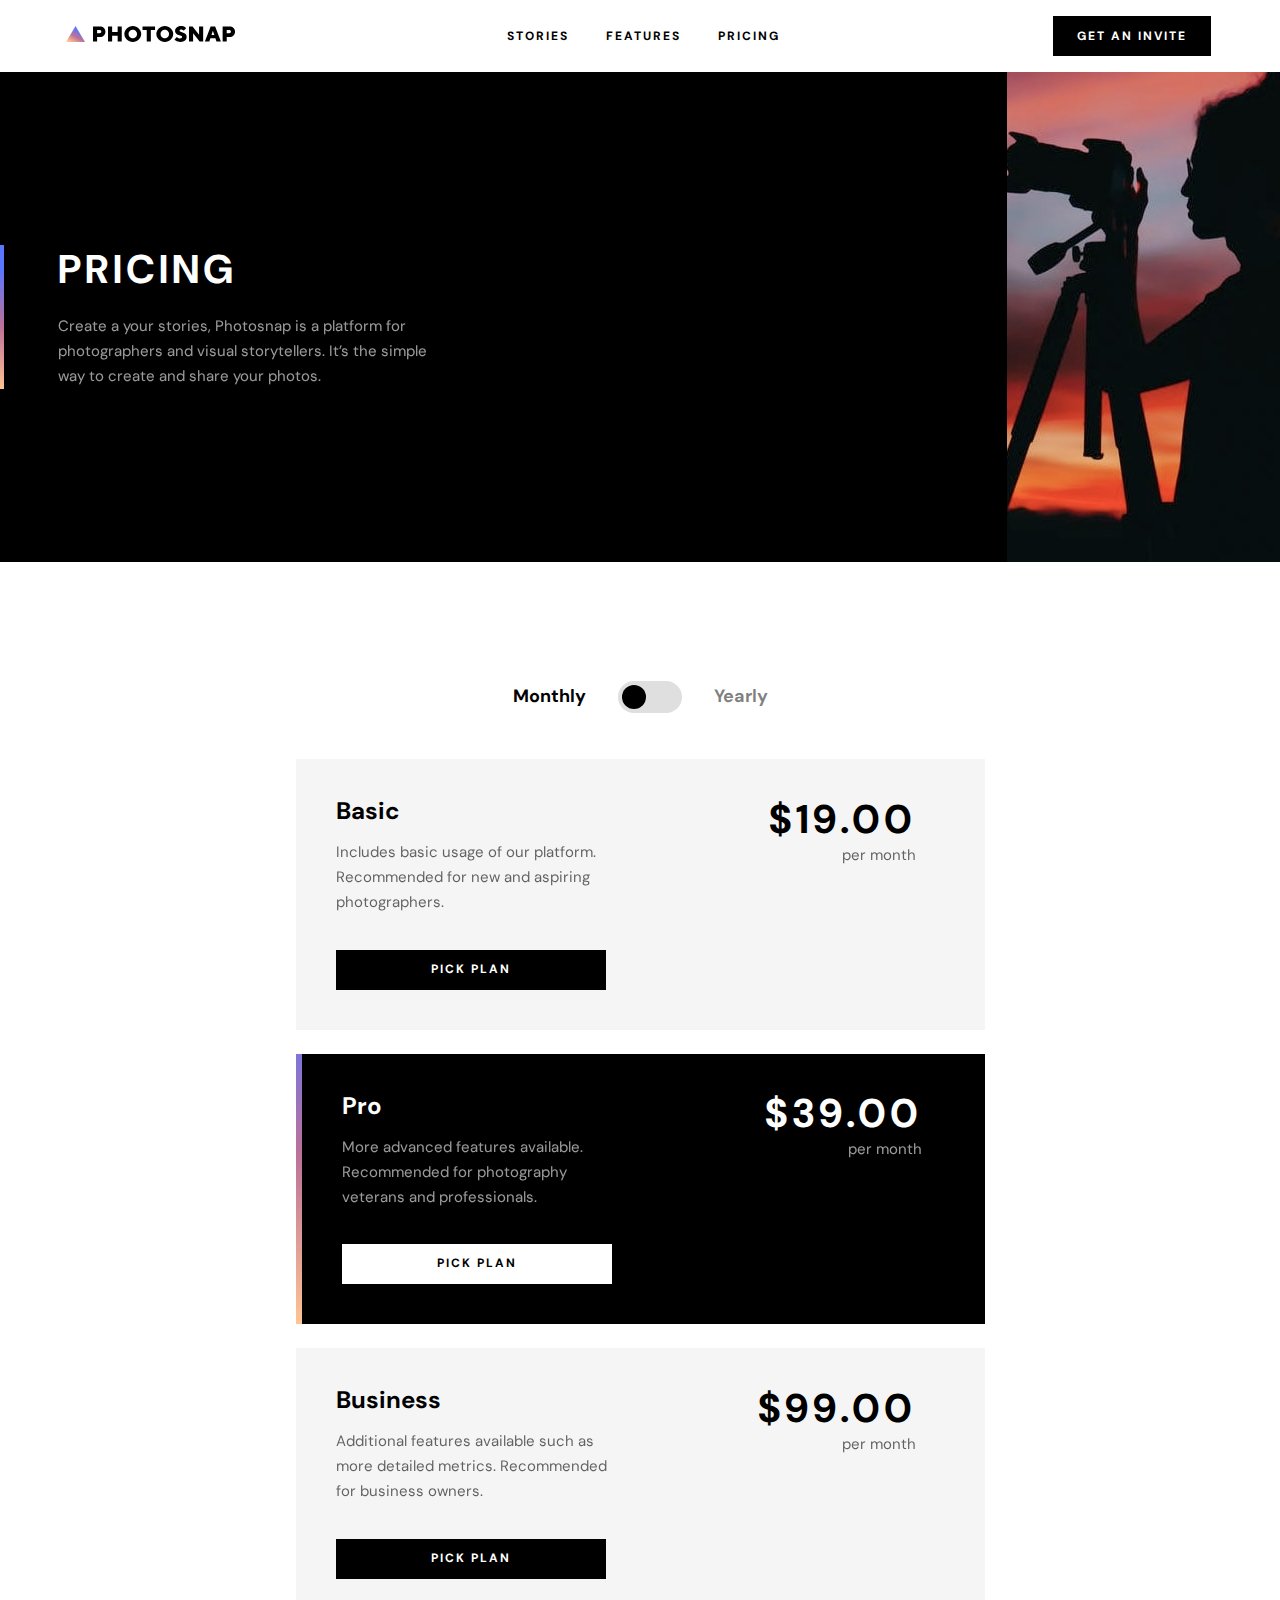
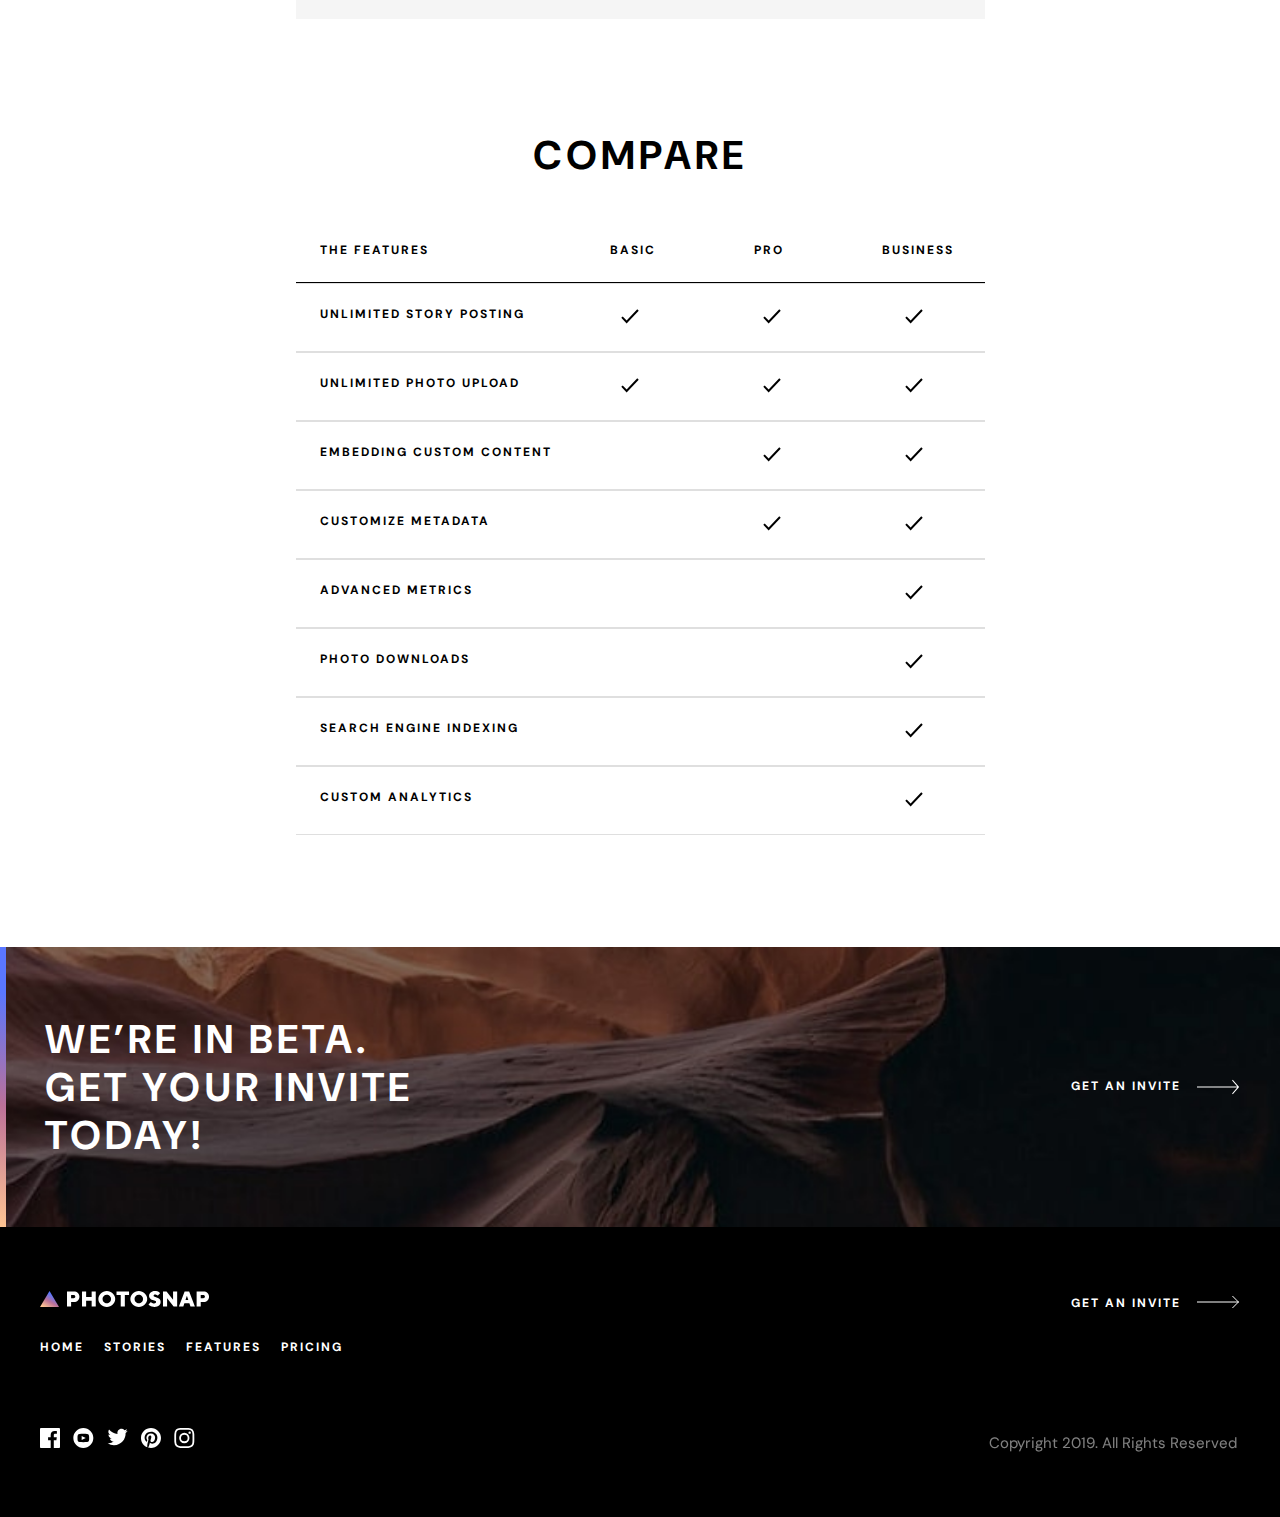
<file: pages/pricing/pricing.html>
<!DOCTYPE html>
<html lang="en">
<head>
    <meta charset="UTF-8">
    <meta http-equiv="X-UA-Compatible" content="IE=edge">
    <link rel="preconnect" href="https://fonts.googleapis.com">
    <link rel="preconnect" href="https://fonts.gstatic.com" crossorigin>
    <link href="https://fonts.googleapis.com/css2?family=DM+Sans:wght@400;700&family=JetBrains+Mono:wght@700&display=swap" rel="stylesheet">
    <meta name="viewport" content="width=device-width, initial-scale=1.0">
    <link rel="stylesheet" href="../../shared/css/reset.css">
    <link rel="stylesheet" href="../../shared/css/fonts&variables.css ">
    <link rel="stylesheet" href="pricing.css">
    <link rel="stylesheet" href="../../shared/css/header.css">
    <link rel="stylesheet" href="../../shared/css/footer.css">

    <title>Pricing</title>
</head>
<body>
    <header>
        <div class="header-container">
            <div class="header-top-div">
              <div class="header-menu">
                <a href="../../index.html"><img src="../../shared/assets/desktop/logo.svg" alt="logo" /> </a>
                <div class="open-close-menu">
                  <button class="menu-btn">
                    <img
                      id="btn"
                      src="../../shared/assets/mobile/menu.svg"
                      alt="menu"
                    />
                  </button>
                </div>
              </div>
            </div>
            <div id="menu-mob" class="burger-menu-wrapper header-invisible">
              <div class="header-burger-menu">
                <nav>
                  <ul class="header-list">
                    <li>
                      <a
                        class="header-links"
                        href="../../pages/stories/stories.html">STORIES</a>
                    </li>
                    <li>
                      <a
                        class="header-links"
                        href="../../pages/features/features.html"
                        >FEATURES</a
                      >
                    </li>
                    <li>
                      <a
                        class="header-links"
                        href="../../pages/pricing/pricing.html"
                        >PRICING</a
                      >
                    </li>
                  </ul>
                </nav>
              </div>
              <div class="header-divider"></div>
              <a class="header-invite header-links" href="#">GET AN INVITE</a>
            </div>
          </div>
    </header>

    <section class="first-container">
        <div class="image-hero">
        </div>
        <div class="linear">
        </div>
        <div class="pricing">
           
            <h1>
                PRICING
            </h1>
            <P>
                Create a your stories, Photosnap is a platform for photographers and visual storytellers. It’s the simple way to create and share your photos.
            </P>
        </div>
    </section>

    <section class="second-container">
        <div class="slicer-div">
            <p id="month" class="month">
                Monthly
            </p>

            <label class="switch">
                <input id="input" type="checkbox">
                <span class="slider round"></span>
            </label>

            <p class="Yearly" id="year">
                Yearly
            </p>
        </div>
        <div class="desktop-version-divs">
            <div class="basic-div same">
                <div>
                    <h1>
                        Basic
                   </h1>
                </div>
                <div>
                    <p>
                        Includes basic usage of our platform. Recommended for new and aspiring photographers.
                   </p>
                </div>
                <div class="price">
                    <div>
                        <h1 id="basic-price" class="payment">$19.00</h1>
                        <p class="per-year">
                            per month
                        </p>
                    </div>
                </div>
                <div class="plan">
                    <p >
                        pick plan
                    </p>
                </div>
            </div>
    
            <div class="pro-div same">
                <h1>
                    Pro
                </h1>
                <p>
                    More advanced features available. Recommended for photography veterans and professionals. 
                </p>
                <div class="price pro-price">
                    <h1 id="pro-price" class="payment">$39.00</h1>
                    <p class="per-year">
                        per month 
                    </p>
                </div>
                <div class="plan pro-plan">
                    <p>
                        pick plan
                    </p>
                </div>
            </div>
    
            <div class="business-div same"> 
                <h1>
                    Business
                </h1>
                <p>
                    Additional features available such as more detailed metrics. Recommended for business owners.
                </p>
                <div class="price">
                    <h1 id="business-price" class="payment">$99.00</h1>
                    <p class="per-year">
                        per month 
                    </p>
                </div>
                <div class="plan">
                    <p>
                        pick plan
                    </p>
                </div>
            </div>
        </div>
       

        <div class="features">
            <div>
                <div class="first-title"></div>
            </div>
            <div class="title-features  row-titles-for-tablet">
                <p>
                    the features
                </p>
                <div class="pro-basic-business">
                    <P>
                        BASIC
                    </P>
                    <P>
                        PRO
                    </P>
                    <P>
                        BUSINESS
                    </P>
                </div>
            </div>
           
            <div class="features-div">
                <p>
                    UNLIMITED STORY POSTING
                </p>
                <div class="check-icons">
                    <div class="basic">
                        <img src="assets/desktop/check.svg" alt="">
                    </div>
                    <div class="pro">
                        <img src="assets/desktop/check.svg" alt="">
                    </div>
                    <div class="business">
                        <img src="assets/desktop/check.svg" alt="">
                    </div>
                </div>
            </div>

            <div class="features-div">
                <p>
                    UNLIMITED PHOTO UPLOAD
                </p>
                <div class="check-icons">
                    <div class="basic">
                        <img src="assets/desktop/check.svg" alt="">
                    </div>
                    <div class="pro">
                        <img src="assets/desktop/check.svg" alt="">
                    </div>
                    <div class="business">
                        <img src="assets/desktop/check.svg" alt="">
                    </div>
                </div>
            </div>

            <div class="features-div">
                <p>
                    EMBEDDING CUSTOM CONTENT
                </p>
                <div class="check-icons">
                    <div class="basic">
                     </div>
                     <div class="pro">
                        <img src="assets/desktop/check.svg" alt="">
                    </div>
                    <div class="business">
                        <img src="assets/desktop/check.svg" alt="">
                    </div>
                </div>
            </div>

            <div class="features-div">
                <p>
                    CUSTOMIZE METADATA
                </p>
                <div class="check-icons">
                    <div class="basic">
                     </div>
                     <div class="pro">
                        <img src="assets/desktop/check.svg" alt="">
                    </div>
                    <div class="business">
                        <img src="assets/desktop/check.svg" alt="">
                    </div>
                </div>
            </div>

            <div class="features-div">
                <p>
                    ADVANCED METRICS
                </p>
                <div class="check-icons">
                    <div class="basic">
                     </div>
                    <div class="pro">
                    </div>
                    <div class="business">
                        <img src="assets/desktop/check.svg" alt="">
                    </div>
                </div>
            </div>
            <div class="features-div">
                <p>
                    PHOTO DOWNLOADS
                </p>
                <div class="check-icons">
                    <div class="basic">
                     </div>
                    <div class="pro">
                    </div>
                    <div class="business">
                        <img src="assets/desktop/check.svg" alt="">
                    </div>
                </div>
            </div>
            <div class="features-div">
                <p>
                    SEARCH ENGINE INDEXING
                </p>
                <div class="check-icons">
                    <div class="basic">
                    </div>
                    <div class="pro">
                    </div>
                    <div class="business">
                        <img src="assets/desktop/check.svg" alt="">
                    </div>
                </div>
            </div>
            <div class="features-div">
                <p>
                    CUSTOM ANALYTICS
                </p>
                <div class="check-icons">
                    <div class="basic">
                    </div>
                    <div class="pro">
                    </div>
                    <div class="business">
                        <img src="assets/desktop/check.svg" alt="">
                    </div>
                </div>
            </div>

        </div>

    </section>

    <section class="last-container">
        <div class="linear last-line">
        </div>
        <div class="invite-div">
            <h1>
                We’re in beta.
                Get your invite today!
            </h1>
           <div  class="arrow">
                <p class="get-an">
                    GET AN INVITE
                </p>
                <img class="arrow-icon" src="../../shared/assets/desktop/arrow.svg" alt="">
           </div>
        </div>
    </section>

    <footer>
        <div class="footer-container">
            <svg
              class="footer-logo footer-item1"
              xmlns="http://www.w3.org/2000/svg"
              width="170"
              height="16">
              <defs>
                <linearGradient id="a" x1="0%" x2="50%" y1="85.457%" y2="14.543%">
                  <stop offset="0%" stop-color="#FFC593" />
                  <stop offset="51.945%" stop-color="#BC7198" />
                  <stop offset="100%" stop-color="#5A77FF" />
                </linearGradient>
              </defs>
              <g fill="none" fill-rule="evenodd">
                <path
                  fill="#000"
                  fill-rule="nonzero"
                  d="M31.108 15.568v-4.541h2.703c.836 0 1.6-.133 2.292-.4a5.19 5.19 0 001.773-1.113 5.1 5.1 0 001.146-1.676c.273-.642.41-1.344.41-2.108 0-.75-.137-1.449-.41-2.098a5.072 5.072 0 00-1.146-1.686A5.19 5.19 0 0036.103.832c-.692-.266-1.456-.4-2.292-.4H27v15.136h4.108zm2.487-8.217h-2.487V4.108h2.487c.49 0 .9.162 1.232.487.332.324.497.702.497 1.135 0 .432-.165.81-.497 1.135-.332.324-.742.486-1.232.486zm12.54 8.217V9.73h5.514v5.838h4.108V.432h-4.108v5.622h-5.514V.432h-4.108v15.136h4.108zM66.784 16a8.616 8.616 0 003.319-.638 8.401 8.401 0 002.68-1.74 8.192 8.192 0 001.785-2.552c.432-.965.648-1.989.648-3.07a7.428 7.428 0 00-.648-3.07 8.192 8.192 0 00-1.784-2.552 8.401 8.401 0 00-2.681-1.74A8.616 8.616 0 0066.783 0c-1.196 0-2.306.213-3.329.638a8.432 8.432 0 00-2.67 1.74A8.192 8.192 0 0059 4.93 7.428 7.428 0 0058.351 8c0 1.081.217 2.105.649 3.07a8.192 8.192 0 001.784 2.552 8.432 8.432 0 002.67 1.74c1.023.425 2.133.638 3.33.638zm0-3.676A4.285 4.285 0 0165.119 12a3.942 3.942 0 01-1.34-.908 4.33 4.33 0 01-.887-1.373A4.479 4.479 0 0162.568 8c0-.62.108-1.193.324-1.719a4.33 4.33 0 01.886-1.373c.375-.39.822-.692 1.34-.908a4.285 4.285 0 011.666-.324c.59 0 1.142.108 1.654.324.512.216.958.519 1.34.908.382.39.681.847.898 1.373.216.526.324 1.1.324 1.719 0 .62-.108 1.193-.324 1.719a4.236 4.236 0 01-.898 1.373c-.382.39-.828.692-1.34.908a4.206 4.206 0 01-1.654.324zm18.054 3.244V4.108h4.216V.432h-12.54v3.676h4.216v11.46h4.108zM98.784 16a8.616 8.616 0 003.319-.638 8.401 8.401 0 002.68-1.74 8.192 8.192 0 001.785-2.552c.432-.965.648-1.989.648-3.07a7.428 7.428 0 00-.648-3.07 8.192 8.192 0 00-1.784-2.552 8.401 8.401 0 00-2.681-1.74A8.616 8.616 0 0098.783 0c-1.196 0-2.306.213-3.329.638a8.432 8.432 0 00-2.67 1.74A8.192 8.192 0 0091 4.93 7.428 7.428 0 0090.351 8c0 1.081.217 2.105.649 3.07a8.192 8.192 0 001.784 2.552 8.432 8.432 0 002.67 1.74c1.023.425 2.133.638 3.33.638zm0-3.676A4.285 4.285 0 0197.119 12a3.942 3.942 0 01-1.34-.908 4.33 4.33 0 01-.887-1.373A4.479 4.479 0 0194.568 8c0-.62.108-1.193.324-1.719a4.33 4.33 0 01.886-1.373c.375-.39.822-.692 1.34-.908a4.285 4.285 0 011.666-.324c.59 0 1.142.108 1.654.324.512.216.958.519 1.34.908.382.39.681.847.898 1.373.216.526.324 1.1.324 1.719 0 .62-.108 1.193-.324 1.719a4.236 4.236 0 01-.898 1.373c-.382.39-.828.692-1.34.908a4.206 4.206 0 01-1.654.324zM114.568 16c.95 0 1.801-.133 2.55-.4.75-.267 1.385-.627 1.904-1.081.519-.454.915-.98 1.189-1.578.274-.599.41-1.236.41-1.914 0-.88-.172-1.6-.518-2.162a4.35 4.35 0 00-1.298-1.362 6.98 6.98 0 00-1.697-.822l-1.697-.562a7.533 7.533 0 01-1.297-.551c-.346-.195-.52-.465-.52-.811 0-.332.148-.63.444-.898.295-.266.688-.4 1.178-.4.375 0 .714.062 1.016.184.303.123.563.263.779.422.26.173.49.367.692.584l2.378-2.487a5.559 5.559 0 00-1.276-1.08c-.432-.275-.98-.523-1.643-.747C116.5.112 115.706 0 114.784 0c-.865 0-1.65.13-2.357.39-.706.259-1.308.605-1.805 1.037-.498.432-.883.93-1.157 1.492a3.908 3.908 0 00-.41 1.73c0 .879.172 1.6.518 2.162a4.35 4.35 0 001.297 1.362 6.98 6.98 0 001.698.822c.612.201 1.178.389 1.697.562.519.173.951.357 1.297.551.346.195.52.465.52.81 0 .433-.174.812-.52 1.136-.346.324-.821.487-1.427.487-.49 0-.933-.083-1.33-.25a5.466 5.466 0 01-1.027-.55 5.352 5.352 0 01-.886-.822l-2.378 2.486c.432.49.944.923 1.535 1.298.504.331 1.131.63 1.88.897.75.267 1.63.4 2.639.4zm12.54-.432V7.135l6.508 8.433h3.546V.432h-4.108v8.433L126.568.432H123v15.136h4.108zm16.216 0l1.081-3.244h4.973l1.081 3.244h4.433L149.162.432h-4.54l-5.73 15.136h4.432zm4.973-6.487h-2.81l1.405-4.432 1.405 4.432zm12.433 6.487v-4.541h2.702c.836 0 1.6-.133 2.292-.4a5.19 5.19 0 001.773-1.113 5.1 5.1 0 001.146-1.676c.274-.642.411-1.344.411-2.108 0-.75-.137-1.449-.41-2.098a5.072 5.072 0 00-1.147-1.686 5.19 5.19 0 00-1.773-1.114c-.692-.266-1.456-.4-2.292-.4h-6.81v15.136h4.108zm2.486-8.217h-2.486V4.108h2.486c.49 0 .901.162 1.233.487.331.324.497.702.497 1.135 0 .432-.166.81-.497 1.135-.332.324-.743.486-1.233.486z"
                />
                <path fill="url(#a)" d="M0 16L9.5 0 19 16z" />
              </g>
            </svg>
            <div class="footer-icons footer-item2">
              <a href="https://www.facebook.com/" target="_blank"><svg
                  id="fb"
                  class="footer-icon"
                  xmlns="http://www.w3.org/2000/svg"
                  width="20"
                  height="20">
                  <defs>
                    <linearGradient id="b" x1="100%" x2="0%" y1="0%" y2="100%">
                      <stop offset="0%" stop-color="#63AFDB" />
                      <stop offset="100%" stop-color="#6028F1" />
                    </linearGradient>
                  </defs>
                  <path
                    fill="url(#a)"
                    d="M18.896 0H1.104C.494 0 0 .494 0 1.104v17.793C0 19.506.494 20 1.104 20h9.58v-7.745H8.076V9.237h2.606V7.01c0-2.583 1.578-3.99 3.883-3.99 1.104 0 2.052.082 2.329.119v2.7h-1.598c-1.254 0-1.496.597-1.496 1.47v1.928h2.989l-.39 3.018h-2.6V20h5.098c.608 0 1.102-.494 1.102-1.104V1.104C20 .494 19.506 0 18.896 0z"/></svg></a>
              <a href="https://www.youtube.com/" target="_blank"><svg
                  id="youtube"
                  class="footer-icon"
                  xmlns="http://www.w3.org/2000/svg"
                  width="21"
                  height="20">
                  <defs>
                    <linearGradient id="c" x1="0%" x2="100%" y1="100%" y2="0%">
                      <stop offset="0%" stop-color="#D3205A" />
                      <stop offset="100%" stop-color="#FF5A5A" />
                    </linearGradient>
                  </defs>
                  <path
                    fill="url(#a)"
                    d="M43.33 0c-5.523 0-10 4.478-10 10 0 5.523 4.477 10 10 10s10-4.477 10-10c0-5.522-4.477-10-10-10zm3.7 14.077c-1.75.12-5.653.12-7.402 0-1.896-.13-2.117-1.059-2.131-4.077.014-3.024.237-3.947 2.131-4.077 1.75-.12 5.652-.12 7.403 0 1.897.13 2.117 1.059 2.132 4.077-.015 3.024-.237 3.947-2.132 4.077zm-5.367-6.029l4.098 1.949-4.098 1.955V8.048z"
                    transform="translate(-33)"/></svg></a>
              <a href="https://twitter.com/" target="_blank"><svg
                  id="twitter"
                  class="footer-icon"
                  xmlns="http://www.w3.org/2000/svg"
                  width="21"
                  height="18">
                  <defs>
                    <linearGradient
                      id="d"
                      x1="100%"
                      x2="0%"
                      y1="16.979%"
                      y2="83.021%">
                      <stop offset="0%" stop-color="#65FFEB" />
                      <stop offset="100%" stop-color="#27718A" />
                    </linearGradient>
                  </defs>
                  <path
                    fill="url(#a)"
                    d="M86.66 3.797a8.192 8.192 0 01-2.357.646 4.11 4.11 0 001.805-2.27 8.22 8.22 0 01-2.606.996 4.096 4.096 0 00-2.995-1.296c-2.65 0-4.596 2.472-3.998 5.038a11.648 11.648 0 01-8.457-4.287 4.109 4.109 0 001.27 5.478 4.086 4.086 0 01-1.858-.513c-.045 1.901 1.318 3.68 3.291 4.075a4.113 4.113 0 01-1.853.07 4.106 4.106 0 003.833 2.85 8.25 8.25 0 01-6.075 1.7 11.616 11.616 0 006.29 1.843c7.618 0 11.922-6.434 11.662-12.205a8.354 8.354 0 002.048-2.124z"
                    transform="translate(-66 -1)"/></svg></a>
              <a href="https://www.pinterest.com/" target="_blank"><svg
                  id="pinterest"
                  class="footer-icon"
                  xmlns="http://www.w3.org/2000/svg"
                  width="20"
                  height="20">
                  <defs>
                    <linearGradient id="e" x1="100%" x2="0%" y1="0%" y2="100%">
                      <stop offset="0%" stop-color="#F6C683" />
                      <stop offset="100%" stop-color="#DE3838" />
                    </linearGradient>
                  </defs>
                  <path
                    fill="url(#a)"
                    d="M109.99 0c-5.522 0-10 4.477-10 10 0 4.237 2.636 7.855 6.356 9.312-.088-.791-.167-2.005.035-2.868.181-.78 1.172-4.97 1.172-4.97s-.299-.6-.299-1.486c0-1.39.806-2.428 1.81-2.428.852 0 1.264.64 1.264 1.408 0 .858-.546 2.14-.828 3.33-.236.995.5 1.807 1.48 1.807 1.778 0 3.144-1.874 3.144-4.58 0-2.393-1.72-4.068-4.176-4.068-2.845 0-4.515 2.135-4.515 4.34 0 .859.33 1.781.744 2.281a.3.3 0 01.069.288l-.278 1.133c-.044.183-.145.223-.335.134-1.249-.581-2.03-2.407-2.03-3.874 0-3.154 2.292-6.052 6.608-6.052 3.469 0 6.165 2.473 6.165 5.776 0 3.447-2.173 6.22-5.19 6.22-1.013 0-1.965-.525-2.291-1.148l-.623 2.378c-.226.869-.835 1.958-1.244 2.621.937.29 1.931.446 2.962.446 5.523 0 10-4.477 10-10s-4.477-10-10-10z"
                    transform="translate(-100)"/></svg></a>
              <a href="https://www.instagram.com/" target="_blank"><svg
                  id="instagram"
                  class="footer-icon"
                  xmlns="http://www.w3.org/2000/svg"
                  width="21"
                  height="20">
                  <defs>
                    <linearGradient id="f" x1="0%" x2="50%" y1="100%" y2="0%">
                      <stop offset="0%" stop-color="#FFC593" />
                      <stop offset="51.945%" stop-color="#BC7198" />
                      <stop offset="100%" stop-color="#5A77FF" />
                    </linearGradient>
                  </defs>
                  <path
                    fill="url(#a)"
                    d="M143.32 1.802c2.67 0 2.987.01 4.042.059 2.71.123 3.976 1.409 4.099 4.099.048 1.054.057 1.37.057 4.04 0 2.672-.01 2.988-.057 4.042-.124 2.687-1.387 3.975-4.1 4.099-1.054.048-1.37.058-4.041.058-2.67 0-2.987-.01-4.04-.058-2.718-.124-3.977-1.416-4.1-4.1-.048-1.054-.058-1.37-.058-4.041 0-2.67.01-2.986.058-4.04.124-2.69 1.387-3.977 4.1-4.1 1.054-.048 1.37-.058 4.04-.058zm0-1.802c-2.716 0-3.056.012-4.123.06-3.631.167-5.65 2.182-5.816 5.817-.05 1.067-.061 1.407-.061 4.123s.012 3.057.06 4.123c.167 3.632 2.182 5.65 5.817 5.817 1.067.048 1.407.06 4.123.06s3.057-.012 4.123-.06c3.629-.167 5.652-2.182 5.816-5.817.05-1.066.061-1.407.061-4.123s-.012-3.056-.06-4.122c-.163-3.629-2.18-5.65-5.816-5.817C146.377.01 146.036 0 143.32 0zm0 4.865a5.135 5.135 0 100 10.27 5.135 5.135 0 000-10.27zm0 8.468a3.333 3.333 0 110-6.666 3.333 3.333 0 010 6.666zm5.338-9.87a1.2 1.2 0 100 2.4 1.2 1.2 0 000-2.4z"
                    transform="translate(-133)"/></svg></a>
            </div>
            <div class="footer-item3">
              <nav>
                <ul class="footer-list">
                  <li><a class="footer-links" href="../../index.html">HOME</a></li>
                  <li>
                    <a class="footer-links" href="../../pages/stories/stories.html">STORIES</a>
                  </li>
                  <li>
                    <a
                      class="footer-links"
                      href="../../pages/features/features.html"
                      >FEATURES</a>
                  </li>
                  <li>
                    <a class="footer-links" href="../../pages/pricing/pricing.html">PRICING</a>
                  </li>
                </ul>
              </nav>
            </div>
            <div class="footer-invite-arr footer-item4">
              <a class="footer-links" href="#">GET AN INVITE</a>
              <svg
                class="footer-arrow"
                xmlns="http://www.w3.org/2000/svg"
                width="43"
                height="14">
                <g fill="none" fill-rule="evenodd" stroke="#000">
                  <path d="M0 7h41.864M35.428 1l6 6-6 6" />
                </g>
              </svg>
            </div>
            <p class="footer-info footer-item5">
              Copyright 2019. All Rights Reserved
            </p>
          </div>
    </footer>
    <script src="../../shared/js/menu.js" ></script>
    <script src="pricing.js"></script>
</body>
</html>
</file>
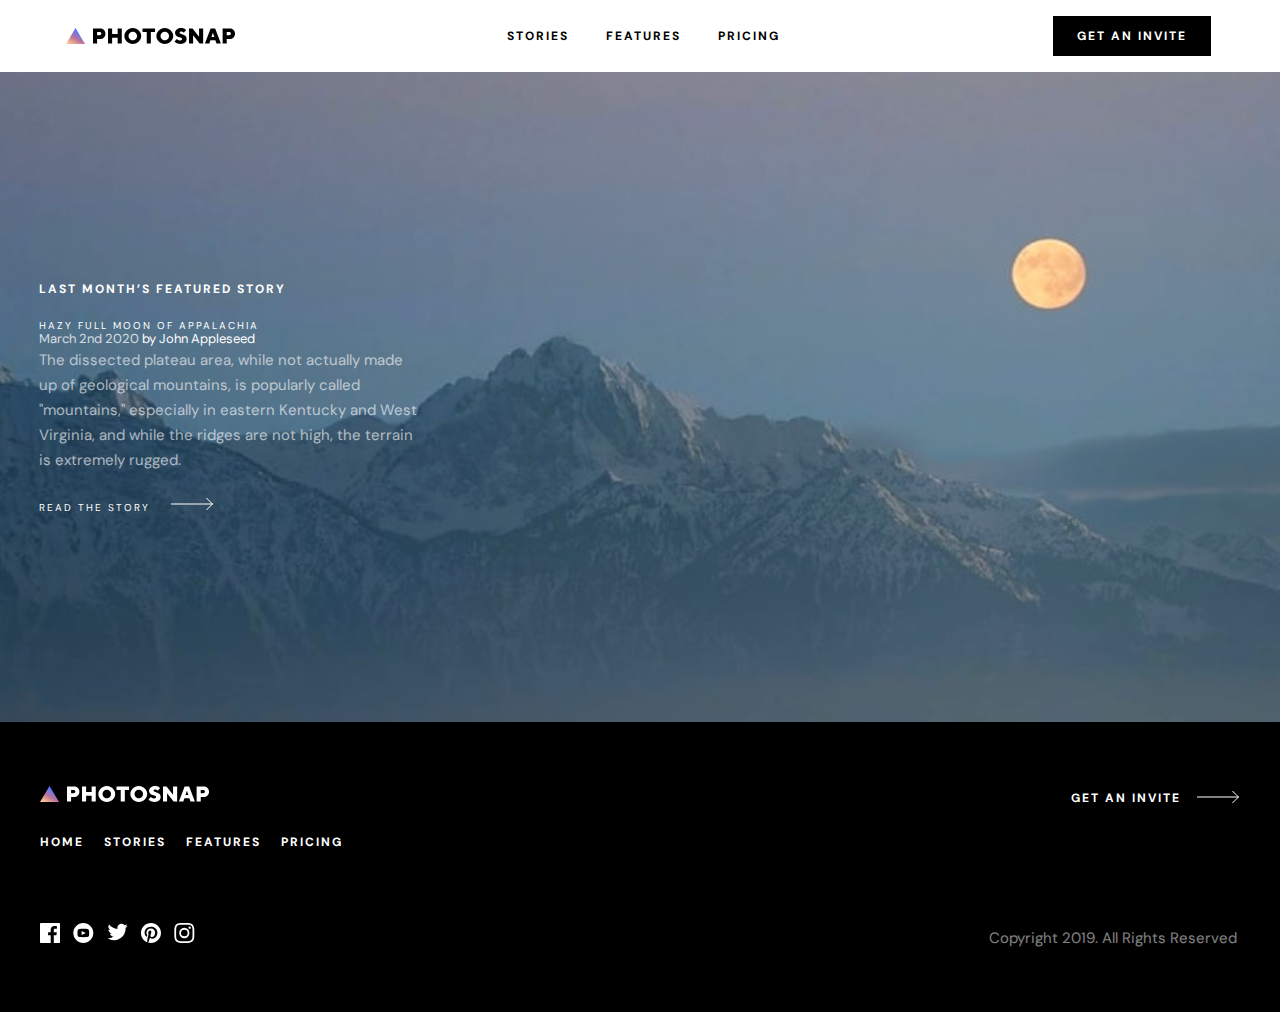
<file: pages/stories/stories.html>
<!DOCTYPE html>
<html lang="en">
  <head>
    <meta charset="UTF-8" />
    <meta http-equiv="X-UA-Compatible" content="IE=edge" />
    <meta name="viewport" content="width=device-width, initial-scale=1.0" />
    <link rel="stylesheet" href="../../shared/css/reset.css" />
    <link rel="stylesheet" href="../../shared/css/fonts&variables.css" />
    <link rel="stylesheet" href="./stories.css" />
    <link rel="stylesheet" href="../../shared/css/header.css" />
    <link rel="stylesheet" href="../../shared/css/footer.css" />
    <title>Stories</title>
  </head>
  <body>
    <header>
      <div class="header-container">
        <div class="header-top-div">
          <div class="header-menu">
            <img src="../../shared/assets/desktop/logo.svg" alt="logo" />

            <div class="open-close-menu">
              <button class="menu-btn">
                <img
                  id="btn"
                  src="../../shared/assets/mobile/menu.svg"
                  alt="menu"
                />
              </button>
            </div>
          </div>
        </div>
        <div id="menu-mob" class="burger-menu-wrapper header-invisible">
          <div class="header-burger-menu">
            <nav>
              <ul class="header-list">
                <li>
                  <a
                    class="header-links"
                    href="../../pages/stories/stories.html"
                    >STORIES</a
                  >
                </li>
                <li>
                  <a
                    class="header-links"
                    href="../../pages/features/features.html"
                    >FEATURES</a
                  >
                </li>
                <li>
                  <a
                    class="header-links"
                    href="../../pages/pricing/pricing.html"
                    >PRICING</a
                  >
                </li>
              </ul>
            </nav>
          </div>
          <div class="header-divider"></div>
          <a class="header-invite header-links" href="#">GET AN INVITE</a>
        </div>
      </div>
    </header>
    <main>
      <section class="main-img">
        <div class="img"></div>
        <div class="main-info">
          <div class="main-paragraphs">
            <p class="first-p">LAST MONTH’S FEATURED STORY</p>
            <h1>HAZY FULL MOON OF APPALACHIA</h1>
            <p class="date">
              <span class="date-sp">March 2nd 2020 </span> by John Appleseed
            </p>
            <p class="big-text">
              The dissected plateau area, while not actually made up of
              geological mountains, is popularly called "mountains," especially
              in eastern Kentucky and West Virginia, and while the ridges are
              not high, the terrain is extremely rugged.
            </p>
            <div class="main-read-arr">
              <a class="main-link" href="#">READ THE STORY</a>
              <svg
                class="arr"
                xmlns="http://www.w3.org/2000/svg"
                width="43"
                height="14"
              >
                <g fill="none" fill-rule="evenodd" stroke="#000">
                  <path d="M0 7h41.864M35.428 1l6 6-6 6" />
                </g>
              </svg>
            </div>
          </div>
        </div>
      </section>
    </main>
    <footer>
      <div class="footer-container">
        <svg
          class="footer-logo footer-item1"
          xmlns="http://www.w3.org/2000/svg"
          width="170"
          height="16"
        >
          <defs>
            <linearGradient id="a" x1="0%" x2="50%" y1="85.457%" y2="14.543%">
              <stop offset="0%" stop-color="#FFC593" />
              <stop offset="51.945%" stop-color="#BC7198" />
              <stop offset="100%" stop-color="#5A77FF" />
            </linearGradient>
          </defs>
          <g fill="none" fill-rule="evenodd">
            <path
              fill="#000"
              fill-rule="nonzero"
              d="M31.108 15.568v-4.541h2.703c.836 0 1.6-.133 2.292-.4a5.19 5.19 0 001.773-1.113 5.1 5.1 0 001.146-1.676c.273-.642.41-1.344.41-2.108 0-.75-.137-1.449-.41-2.098a5.072 5.072 0 00-1.146-1.686A5.19 5.19 0 0036.103.832c-.692-.266-1.456-.4-2.292-.4H27v15.136h4.108zm2.487-8.217h-2.487V4.108h2.487c.49 0 .9.162 1.232.487.332.324.497.702.497 1.135 0 .432-.165.81-.497 1.135-.332.324-.742.486-1.232.486zm12.54 8.217V9.73h5.514v5.838h4.108V.432h-4.108v5.622h-5.514V.432h-4.108v15.136h4.108zM66.784 16a8.616 8.616 0 003.319-.638 8.401 8.401 0 002.68-1.74 8.192 8.192 0 001.785-2.552c.432-.965.648-1.989.648-3.07a7.428 7.428 0 00-.648-3.07 8.192 8.192 0 00-1.784-2.552 8.401 8.401 0 00-2.681-1.74A8.616 8.616 0 0066.783 0c-1.196 0-2.306.213-3.329.638a8.432 8.432 0 00-2.67 1.74A8.192 8.192 0 0059 4.93 7.428 7.428 0 0058.351 8c0 1.081.217 2.105.649 3.07a8.192 8.192 0 001.784 2.552 8.432 8.432 0 002.67 1.74c1.023.425 2.133.638 3.33.638zm0-3.676A4.285 4.285 0 0165.119 12a3.942 3.942 0 01-1.34-.908 4.33 4.33 0 01-.887-1.373A4.479 4.479 0 0162.568 8c0-.62.108-1.193.324-1.719a4.33 4.33 0 01.886-1.373c.375-.39.822-.692 1.34-.908a4.285 4.285 0 011.666-.324c.59 0 1.142.108 1.654.324.512.216.958.519 1.34.908.382.39.681.847.898 1.373.216.526.324 1.1.324 1.719 0 .62-.108 1.193-.324 1.719a4.236 4.236 0 01-.898 1.373c-.382.39-.828.692-1.34.908a4.206 4.206 0 01-1.654.324zm18.054 3.244V4.108h4.216V.432h-12.54v3.676h4.216v11.46h4.108zM98.784 16a8.616 8.616 0 003.319-.638 8.401 8.401 0 002.68-1.74 8.192 8.192 0 001.785-2.552c.432-.965.648-1.989.648-3.07a7.428 7.428 0 00-.648-3.07 8.192 8.192 0 00-1.784-2.552 8.401 8.401 0 00-2.681-1.74A8.616 8.616 0 0098.783 0c-1.196 0-2.306.213-3.329.638a8.432 8.432 0 00-2.67 1.74A8.192 8.192 0 0091 4.93 7.428 7.428 0 0090.351 8c0 1.081.217 2.105.649 3.07a8.192 8.192 0 001.784 2.552 8.432 8.432 0 002.67 1.74c1.023.425 2.133.638 3.33.638zm0-3.676A4.285 4.285 0 0197.119 12a3.942 3.942 0 01-1.34-.908 4.33 4.33 0 01-.887-1.373A4.479 4.479 0 0194.568 8c0-.62.108-1.193.324-1.719a4.33 4.33 0 01.886-1.373c.375-.39.822-.692 1.34-.908a4.285 4.285 0 011.666-.324c.59 0 1.142.108 1.654.324.512.216.958.519 1.34.908.382.39.681.847.898 1.373.216.526.324 1.1.324 1.719 0 .62-.108 1.193-.324 1.719a4.236 4.236 0 01-.898 1.373c-.382.39-.828.692-1.34.908a4.206 4.206 0 01-1.654.324zM114.568 16c.95 0 1.801-.133 2.55-.4.75-.267 1.385-.627 1.904-1.081.519-.454.915-.98 1.189-1.578.274-.599.41-1.236.41-1.914 0-.88-.172-1.6-.518-2.162a4.35 4.35 0 00-1.298-1.362 6.98 6.98 0 00-1.697-.822l-1.697-.562a7.533 7.533 0 01-1.297-.551c-.346-.195-.52-.465-.52-.811 0-.332.148-.63.444-.898.295-.266.688-.4 1.178-.4.375 0 .714.062 1.016.184.303.123.563.263.779.422.26.173.49.367.692.584l2.378-2.487a5.559 5.559 0 00-1.276-1.08c-.432-.275-.98-.523-1.643-.747C116.5.112 115.706 0 114.784 0c-.865 0-1.65.13-2.357.39-.706.259-1.308.605-1.805 1.037-.498.432-.883.93-1.157 1.492a3.908 3.908 0 00-.41 1.73c0 .879.172 1.6.518 2.162a4.35 4.35 0 001.297 1.362 6.98 6.98 0 001.698.822c.612.201 1.178.389 1.697.562.519.173.951.357 1.297.551.346.195.52.465.52.81 0 .433-.174.812-.52 1.136-.346.324-.821.487-1.427.487-.49 0-.933-.083-1.33-.25a5.466 5.466 0 01-1.027-.55 5.352 5.352 0 01-.886-.822l-2.378 2.486c.432.49.944.923 1.535 1.298.504.331 1.131.63 1.88.897.75.267 1.63.4 2.639.4zm12.54-.432V7.135l6.508 8.433h3.546V.432h-4.108v8.433L126.568.432H123v15.136h4.108zm16.216 0l1.081-3.244h4.973l1.081 3.244h4.433L149.162.432h-4.54l-5.73 15.136h4.432zm4.973-6.487h-2.81l1.405-4.432 1.405 4.432zm12.433 6.487v-4.541h2.702c.836 0 1.6-.133 2.292-.4a5.19 5.19 0 001.773-1.113 5.1 5.1 0 001.146-1.676c.274-.642.411-1.344.411-2.108 0-.75-.137-1.449-.41-2.098a5.072 5.072 0 00-1.147-1.686 5.19 5.19 0 00-1.773-1.114c-.692-.266-1.456-.4-2.292-.4h-6.81v15.136h4.108zm2.486-8.217h-2.486V4.108h2.486c.49 0 .901.162 1.233.487.331.324.497.702.497 1.135 0 .432-.166.81-.497 1.135-.332.324-.743.486-1.233.486z"
            />
            <path fill="url(#a)" d="M0 16L9.5 0 19 16z" />
          </g>
        </svg>
        <div class="footer-icons footer-item2">
          <a href="https://www.facebook.com/" target="_blank"
            ><svg
              id="fb"
              class="footer-icon"
              xmlns="http://www.w3.org/2000/svg"
              width="20"
              height="20"
            >
              <defs>
                <linearGradient id="b" x1="100%" x2="0%" y1="0%" y2="100%">
                  <stop offset="0%" stop-color="#63AFDB" />
                  <stop offset="100%" stop-color="#6028F1" />
                </linearGradient>
              </defs>
              <path
                fill="url(#a)"
                d="M18.896 0H1.104C.494 0 0 .494 0 1.104v17.793C0 19.506.494 20 1.104 20h9.58v-7.745H8.076V9.237h2.606V7.01c0-2.583 1.578-3.99 3.883-3.99 1.104 0 2.052.082 2.329.119v2.7h-1.598c-1.254 0-1.496.597-1.496 1.47v1.928h2.989l-.39 3.018h-2.6V20h5.098c.608 0 1.102-.494 1.102-1.104V1.104C20 .494 19.506 0 18.896 0z"
              /></svg
          ></a>
          <a href="https://www.youtube.com/" target="_blank"
            ><svg
              id="youtube"
              class="footer-icon"
              xmlns="http://www.w3.org/2000/svg"
              width="21"
              height="20"
            >
              <defs>
                <linearGradient id="c" x1="0%" x2="100%" y1="100%" y2="0%">
                  <stop offset="0%" stop-color="#D3205A" />
                  <stop offset="100%" stop-color="#FF5A5A" />
                </linearGradient>
              </defs>
              <path
                fill="url(#a)"
                d="M43.33 0c-5.523 0-10 4.478-10 10 0 5.523 4.477 10 10 10s10-4.477 10-10c0-5.522-4.477-10-10-10zm3.7 14.077c-1.75.12-5.653.12-7.402 0-1.896-.13-2.117-1.059-2.131-4.077.014-3.024.237-3.947 2.131-4.077 1.75-.12 5.652-.12 7.403 0 1.897.13 2.117 1.059 2.132 4.077-.015 3.024-.237 3.947-2.132 4.077zm-5.367-6.029l4.098 1.949-4.098 1.955V8.048z"
                transform="translate(-33)"
              /></svg
          ></a>
          <a href="https://twitter.com/" target="_blank"
            ><svg
              id="twitter"
              class="footer-icon"
              xmlns="http://www.w3.org/2000/svg"
              width="21"
              height="18"
            >
              <defs>
                <linearGradient
                  id="d"
                  x1="100%"
                  x2="0%"
                  y1="16.979%"
                  y2="83.021%"
                >
                  <stop offset="0%" stop-color="#65FFEB" />
                  <stop offset="100%" stop-color="#27718A" />
                </linearGradient>
              </defs>
              <path
                fill="url(#a)"
                d="M86.66 3.797a8.192 8.192 0 01-2.357.646 4.11 4.11 0 001.805-2.27 8.22 8.22 0 01-2.606.996 4.096 4.096 0 00-2.995-1.296c-2.65 0-4.596 2.472-3.998 5.038a11.648 11.648 0 01-8.457-4.287 4.109 4.109 0 001.27 5.478 4.086 4.086 0 01-1.858-.513c-.045 1.901 1.318 3.68 3.291 4.075a4.113 4.113 0 01-1.853.07 4.106 4.106 0 003.833 2.85 8.25 8.25 0 01-6.075 1.7 11.616 11.616 0 006.29 1.843c7.618 0 11.922-6.434 11.662-12.205a8.354 8.354 0 002.048-2.124z"
                transform="translate(-66 -1)"
              /></svg
          ></a>
          <a href="https://www.pinterest.com/" target="_blank"
            ><svg
              id="pinterest"
              class="footer-icon"
              xmlns="http://www.w3.org/2000/svg"
              width="20"
              height="20"
            >
              <defs>
                <linearGradient id="e" x1="100%" x2="0%" y1="0%" y2="100%">
                  <stop offset="0%" stop-color="#F6C683" />
                  <stop offset="100%" stop-color="#DE3838" />
                </linearGradient>
              </defs>
              <path
                fill="url(#a)"
                d="M109.99 0c-5.522 0-10 4.477-10 10 0 4.237 2.636 7.855 6.356 9.312-.088-.791-.167-2.005.035-2.868.181-.78 1.172-4.97 1.172-4.97s-.299-.6-.299-1.486c0-1.39.806-2.428 1.81-2.428.852 0 1.264.64 1.264 1.408 0 .858-.546 2.14-.828 3.33-.236.995.5 1.807 1.48 1.807 1.778 0 3.144-1.874 3.144-4.58 0-2.393-1.72-4.068-4.176-4.068-2.845 0-4.515 2.135-4.515 4.34 0 .859.33 1.781.744 2.281a.3.3 0 01.069.288l-.278 1.133c-.044.183-.145.223-.335.134-1.249-.581-2.03-2.407-2.03-3.874 0-3.154 2.292-6.052 6.608-6.052 3.469 0 6.165 2.473 6.165 5.776 0 3.447-2.173 6.22-5.19 6.22-1.013 0-1.965-.525-2.291-1.148l-.623 2.378c-.226.869-.835 1.958-1.244 2.621.937.29 1.931.446 2.962.446 5.523 0 10-4.477 10-10s-4.477-10-10-10z"
                transform="translate(-100)"
              /></svg
          ></a>
          <a href="https://www.instagram.com/" target="_blank"
            ><svg
              id="instagram"
              class="footer-icon"
              xmlns="http://www.w3.org/2000/svg"
              width="21"
              height="20"
            >
              <defs>
                <linearGradient id="f" x1="0%" x2="50%" y1="100%" y2="0%">
                  <stop offset="0%" stop-color="#FFC593" />
                  <stop offset="51.945%" stop-color="#BC7198" />
                  <stop offset="100%" stop-color="#5A77FF" />
                </linearGradient>
              </defs>
              <path
                fill="url(#a)"
                d="M143.32 1.802c2.67 0 2.987.01 4.042.059 2.71.123 3.976 1.409 4.099 4.099.048 1.054.057 1.37.057 4.04 0 2.672-.01 2.988-.057 4.042-.124 2.687-1.387 3.975-4.1 4.099-1.054.048-1.37.058-4.041.058-2.67 0-2.987-.01-4.04-.058-2.718-.124-3.977-1.416-4.1-4.1-.048-1.054-.058-1.37-.058-4.041 0-2.67.01-2.986.058-4.04.124-2.69 1.387-3.977 4.1-4.1 1.054-.048 1.37-.058 4.04-.058zm0-1.802c-2.716 0-3.056.012-4.123.06-3.631.167-5.65 2.182-5.816 5.817-.05 1.067-.061 1.407-.061 4.123s.012 3.057.06 4.123c.167 3.632 2.182 5.65 5.817 5.817 1.067.048 1.407.06 4.123.06s3.057-.012 4.123-.06c3.629-.167 5.652-2.182 5.816-5.817.05-1.066.061-1.407.061-4.123s-.012-3.056-.06-4.122c-.163-3.629-2.18-5.65-5.816-5.817C146.377.01 146.036 0 143.32 0zm0 4.865a5.135 5.135 0 100 10.27 5.135 5.135 0 000-10.27zm0 8.468a3.333 3.333 0 110-6.666 3.333 3.333 0 010 6.666zm5.338-9.87a1.2 1.2 0 100 2.4 1.2 1.2 0 000-2.4z"
                transform="translate(-133)"
              /></svg
          ></a>
        </div>
        <div class="footer-item3">
          <nav>
            <ul class="footer-list">
              <li><a class="footer-links" href="../../index.html">HOME</a></li>
              <li>
                <a class="footer-links" href="../../pages/stories/stories.html"
                  >STORIES</a
                >
              </li>
              <li>
                <a
                  class="footer-links"
                  href="../../pages/features/features.html"
                  >FEATURES</a
                >
              </li>
              <li>
                <a class="footer-links" href="../../pages/pricing/pricing.html"
                  >PRICING</a
                >
              </li>
            </ul>
          </nav>
        </div>
        <div class="footer-invite-arr footer-item4">
          <a class="footer-links" href="#">GET AN INVITE</a>
          <svg
            class="footer-arrow"
            xmlns="http://www.w3.org/2000/svg"
            width="43"
            height="14"
          >
            <g fill="none" fill-rule="evenodd" stroke="#000">
              <path d="M0 7h41.864M35.428 1l6 6-6 6" />
            </g>
          </svg>
        </div>
        <p class="footer-info footer-item5">
          Copyright 2019. All Rights Reserved
        </p>
      </div>
    </footer>
    <script src="../../shared/js/menu.js"></script>
  </body>
</html>
</file>
<file: shared/css/header.css>
header {
  position: fixed;
  min-width: 100vw;
  background-color: var(--pure-white);
  font-style: normal;
  font-weight: 700;
  font-size: 1.5rem;
  line-height: 2rem;
  text-align: center;
  letter-spacing: 2.5px;
  display: flex;
  justify-content: center;
  align-items: center;
  z-index: 1;
}
.header-top-div {
  width: 100vw;
  display: flex;
  align-items: center;
  justify-content: center;
}
.burger-menu-wrapper {
  width: 100vw;
  height: 25.3rem;
  display: flex;
  flex-direction: column;
  align-items: center;
  justify-content: space-evenly;
}
.header-menu {
  width: 87%;
  height: 72px;
  display: flex;
  align-items: center;
  justify-content: space-between;
}

.header-burger-menu {
  width: 82.7%;
  display: flex;
  flex-direction: column;
  align-items: center;
  justify-content: center;
}
#menu-mob {
  background-color: var(--pure-white);
}

.header-links {
  color: var(--pure-black);
  text-decoration: none;
  cursor: pointer;
}

.header-links:hover {
  color: var(--light-grey);
}

.header-list {
  display: flex;
  flex-direction: column;
  align-items: center;
  gap: 2rem;
}
.header-divider {
  width: 87%;
  height: 1px;
  background-color: var(--pure-black);
  opacity: 25%;
}
.header-invite {
  width: 87%;
  height: 48px;
  background-color: var(--pure-black);
  color: var(--pure-white);
  display: flex;
  justify-content: center;
  align-items: center;
}
.header-invite:hover {
  background-color: var(--light-grey);
  color: var(--pure-black);
}
.menu-btn {
  position: relative;
  width: 30px;
  height: 34px;
  background-color: transparent;
  border: none;
  padding: 0;
  cursor: pointer;
}

@media screen and (max-width: 767px) {
  #menu-mob {
    position: fixed;
    z-index: 1;
    left: -120%;
    top: 72px;
    bottom: 0;
    transition: left 1s ease-in-out;
  }
  #menu-mob.active {
    left: 0;
  }
}

@media only screen and (min-width: 768px) {
  header {
    font-size: 1.2rem;
    line-height: 1.5rem;
    letter-spacing: 2px;
  }
  .header-invisible {
    display: flex;
  }
  .header-divider,
  .menu-btn {
    display: none;
  }
  .header-menu,
  .header-top-div {
    width: 170px;
  }
  .header-container {
    width: 89.7%;
    height: 72px;
    display: flex;
  }
  .burger-menu-wrapper {
    width: 100%;
    height: 72px;
    flex-direction: row;
    justify-content: space-around;
  }
  .header-list {
    flex-direction: row;
    gap: 3.7rem;
  }
  .header-invite {
    width: 158px;
    height: 40px;
  }
}
@media only screen and (min-width: 1440px) {
  .header-container {
    width: 77%;
  }
}
</file>
<file: shared/css/footer.css>
footer {
  width: 100%;
  font-style: normal;
  font-weight: 700;
  font-size: 1.2rem;
  line-height: 1.6rem;
  text-align: center;
  letter-spacing: 2px;
  background-color: var(--pure-black);
  display: flex;
  align-items: center;
  justify-content: center;
  padding: 5.6rem 0;
}
.footer-logo {
  margin-bottom: 3.3rem;
}

.footer-logo path:first-child {
  fill: var(--pure-white);
}
.footer-icon path {
  fill: var(--pure-white);
}
.footer-arrow g {
  stroke: var(--pure-white);
}

#fb path:hover {
  fill: url(#b);
}
#youtube path:hover {
  fill: url(#c);
}
#twitter path:hover {
  fill: url(#d);
}
#pinterest path:hover {
  fill: url(#e);
}
#instagram path:hover {
  fill: url(#f);
}

.footer-info {
  font-style: normal;
  font-weight: 400;
  font-size: 1.5rem;
  line-height: 2rem;
  text-align: center;
  color: var(--pure-white);
  mix-blend-mode: normal;
  opacity: 0.5;
  letter-spacing: 0;
}

.footer-container {
  display: flex;
  flex-direction: column;
  align-items: center;
  justify-content: space-between;
}
.footer-list {
  display: flex;
  flex-direction: column;
  align-items: center;
  gap: 2rem;
  margin-top: 5rem;
  margin-bottom: 12rem;
}
.footer-links {
  color: var(--pure-white);
  text-decoration: none;
  cursor: pointer;
}
.footer-icons {
  width: 15.5rem;
  display: flex;
  flex-direction: row;
  justify-content: center;
  gap: 1.3rem;
}
.footer-invite-arr {
  display: flex;
  flex-direction: row;
  gap: 2.2rem;
  margin-bottom: 3.4rem;
}
@media only screen and (min-width: 768px) {
  footer {
    padding: 6.4rem 0;
  }
  
  .footer-invite-arr {
    gap: 1.6rem;
  }

  .footer-logo {
    margin: 0;
  }
  .footer-container {
    width: 100vw;
    display: grid;
    grid-template-columns: 30.2rem 25.5rem;
    grid-template-rows: repeat(3, auto);
    column-gap: 12.1rem;
    align-items: baseline;
    padding: 0 4rem;
  }
  .footer-list {
    flex-direction: row;
    row-gap: 2.6rem;
    margin-top: 3.2rem;
    margin-bottom: 7.3rem;
  }
  .footer-item1 {
    grid-row: 1 / 2;
    grid-column: 1 / 2;
  }

  .footer-item2 {
    grid-row: 3 / 3;
    grid-column: 1 / 2;
  }

  .footer-item3 {
    grid-row: 2 / 3;
    grid-column: 1 / 2;
  }

  .footer-item4 {
    grid-row: 1 / 3;
    grid-column: 2 / 2;
    justify-content: flex-end;
  }

  .footer-item5 {
    grid-row: 3 / 3;
    grid-column: 2 / 2;
  }
}
@media only screen and (min-width: 1440px) {
  .footer-container {
    width: 100vw;
    grid-template-columns: 17rem 46rem 25.5rem;
    grid-template-rows: repeat(2, auto);
    column-gap: 10.9rem;
    row-gap: 8.5rem;
    /* column-gap: ; */
    align-items: baseline;
    padding: 0 16.6rem;
  }
  .footer-list {
    flex-direction: column;
    gap: 2rem;
    margin: 0;
    align-items: flex-start;
  }
  .footer-invite-arr {
    margin: 0;
  }

  .footer-item1 {
    grid-row: 1 / 2;
    grid-column: 1 / 3;
  }

  .footer-item2 {
    grid-row: 2 / 2;
    grid-column: 1 / 3;
  }

  .footer-item3 {
    grid-area: 1 / 2 / 3 / 3;
    grid-column: 2 / 3;
  }

  .footer-item4 {
    grid-row: 1 / 2;
    grid-column: 3 / 3;
    justify-content: flex-end;
  }

  .footer-item5 {
    grid-row: 2 / 2;
    grid-column: 3 / 3;
  }
}
</file>
<file: shared/css/fonts&variables.css>
@import url("https://fonts.googleapis.com/css2?family=DM+Sans:wght@400;700&display=swap%27");

:root {
  --pure-black: #000000;
  --light-grey: #dfdfdf;
  --pure-white: #ffffff;
  --main-accent: linear-gradient(
    26.57deg,
    #ffc593 0%,
    #bc7198 43.29%,
    #5a77ff 83.33%
  );
}
</file>
<file: pages/home/main.css>
html{
    font-size: 62.5%;
}
body{
    font-family: 'DM Sans', sans-serif;
    display: flex;
    flex-direction: column;
    align-items: center;
    overflow-x: hidden;
}
main{
    margin-top: 7.2rem;
    width: 100vw;
}
.black_div{
    background-color: var(--pure-black);
    position: relative;
}
.black_div,.white_div1,.white_div2{
    padding: 72px 24px 72px 33px;
    width: 100%;
}
.black_h1,.white_h1{
    font-weight: 700;
    font-size: 3.2em;
    line-height: 1.25em;
    letter-spacing: 0.10em;
    text-align: left;
    width: 318px;
}
.white_h1{
    width: 269px;
}
.for_imgs{
    width: 100%;
    background-repeat: no-repeat;
    background-size: cover;
    padding: 32%;  
}
.img{
    background-image: url(./assets/mobile/create-and-share.jpg);
}
.img2{
    background-image: url(./assets/mobile/beautiful-stories.jpg);
}
.img3{
    background-image: url(./assets/mobile/designed-for-everyone.jpg);
}
.black_h1{
    color: var(--pure-white) ;
}
.black_p,.white_p,.third_p{
    font-weight: 400;
    font-size: 1.5em;
    line-height: 25px;
    color: var(--pure-black) ;
    opacity: 60%;
    padding: 16px 0px 32px;
    width: 318px;
}
.black_p{
    color:var(--light-grey);
}
.black_a,.a{
    font-weight: 700;
    font-size: 1.2em;
    line-height: 15.72px;
    letter-spacing: 2px;
    color: var(--pure-black) ;
    display: flex;
    gap: 18px;
    text-decoration: none;
}
a:hover{
    text-decoration: underline;
    cursor: pointer;
}
.black_a{
    color:var(--light-grey); 
    width: 90%;
}
.four_a{
    justify-content: space-between;
    margin-top: 2em;
}
.for_gradient{
    background: var(--main-accent);
    width: 128px;
    height: 6px;
    position: absolute;
    left: 33px;
    top: 0;
}
.little_h1,.third_h1{
    font-weight: 700;
    font-size: 1.8em;
    line-height: 25px;
    color:var(--light-grey);
}
.little_p{
    font-weight: 400;
    font-size: 1.3em;
    line-height: 16.93px;
    color:var(--light-grey);
    opacity: 60%;
    margin: 0.4em 0em 1.06em;
}
*{
    box-sizing: border-box;
}
.story{
    background-repeat: no-repeat;
    width: 375px;
    position: relative;
    transition: 0.3s;
    z-index: 0;
    padding: 63% 8.5% 10.7%;
    width: 100%;
    background-size: cover;
}
.story::after{
    content: "";
    width: 100%;
    height: 70%;
    position: absolute;
    bottom: 0;
    left: 0;
    z-index: -1;
    background: linear-gradient(180deg, rgba(0, 0, 0, 0.0001) 0.27%, rgba(0, 0, 0, 0.661222) 100%);
}
.story::before{
    content: "";
    position: absolute;
    width: 100%;
    height: 6px;
    background: linear-gradient(26.57deg, #FFC593 0%, #BC7198 3.29%, #5A77FF 43.33%);
    bottom: 0;
    left: 0;
    opacity: 0;
    transition: 0.3s;
}
.story:hover:before {
    opacity: 1;
}
.story:hover {
    transform: translateY(-20px);
    cursor: pointer;
}
.mountains{
    background-image:url(../stories/assets/mobile/mountains.jpg) ;
}
.sunset{
    background-image: url(../stories/assets/mobile/cityscapes.jpg);
}
.voyage{
    background-image: url(../stories/assets/mobile/18-days-voyage.jpg);  
}
.architect{
    background-image: url(../stories/assets/mobile/architecturals.jpg);
}
.line{
    width:318px;
    height: 1px;
    background-color:var(--light-grey);
    width: 90%;
}
.third_h1{
    text-align: center;
    color: var(--pure-black) ;
    padding: 48px 0px 16px;
}
.third_p{
    text-align: center;
    width: 310px;
}
.last_div{
    display: flex;
    flex-direction: column;
    align-items: center;
}
.last_div1{
    margin-top:80px;
}
.last_div2,.last_div3{
    margin-top: 56px;
}


@media(min-width : 768px){
    .footer-list{
        align-items: baseline;
    }
    .for_row1,.for_row3{
        display: flex;
        flex-direction: row-reverse;
        width: 100%;
    }
    .for_row2,.for_row{
        display: flex;
    }
    .for_gradient{
        position: absolute;
        top: 187px;
        left: 0;
        height: 30.4em;
        width: 0.6em;
    }
    .black_h1{
        font-size: 4em;
    }

    .black_div,.white_div1,.white_div2{
        width: 495px;
        height: 650px;
        display: flex;
        flex-direction: column;
        justify-content: center;
        width: 100%;
    }
    .white_div1,.white_div2{
        height: 600px;
    }
    .white_div2,.black_div,.white_div1{
        padding: 72px 54px 72px 33px;
    }
    .white_div1 p {
        width: 387px;
    }
    .second_div{
        display: grid;
        grid-template-columns: repeat(2, 1fr);
    }
    .img,.img2,.img3{
        background-repeat: no-repeat;
        width: 273px;
        padding: 17%;
    }
    .img{
        background-image: url(./assets/tablet/create-and-share.jpg);
    }
    .img2{
        background-image: url(./assets/tablet/beautiful-stories.jpg);
    }
    .img3{
        background-image: url(./assets/tablet/designed-for-everyone.jpg);
        
    }
    .mountains{
        background-image: url(../stories/assets/desktop/mountains.jpg);
    }
    .architect{
        background-image: url(../stories/assets/desktop/architecturals.jpg);
    }
    .voyage{
        background-image: url(../stories/assets/desktop/18-days-voyage.jpg);
    }
    .sunset{
        background-image: url(../stories/assets/desktop/cityscapes.jpg);
    }
    .story{
        width: 100%;
        background-size: cover;
        padding: 100% 7% 7% 7%
    }
    .third_p{
        width: 32.7em;
    }
}
@media(min-width:1440px){
    .img{
        background-image: url(./assets/desktop/create-and-share.jpg);
      
    }
    .img2{
        background-image: url(./assets/desktop/beautiful-stories.jpg);
        
    }
    .img3{
        background-image: url(./assets/desktop/designed-for-everyone.jpg); 
    }
    .black_div{
        width: 60%;
        height: auto;
    }
    .for_imgs{
        width: 120%;
    }
    .black_h1,.white_h1{
        font-size: 4em;
        line-height: 1.2em;
        letter-spacing: 0.10em;
    }
    .white_h1{
        width: 340px;
    }
    .black_div,.white_div1,.white_div2{
        padding: 173px 111px 72px 106px;
    }
    .black_p,.white_p{
        padding: 21px 0px 48px;
    }
    .for_gradient{
        top: 31rem;
    }
    .second_div{
        grid-template-columns: repeat(4, 1fr);
    }

    .third_div{
        display: flex;
        align-items: baseline;
        justify-content: center;
        gap: 3rem;
        padding-bottom: 5rem;
    }
    .third_p{
        width: 370px;
        text-align: center;
    }
    .last_div2{
        margin-top: 120px;
    }
    .four_a{
        gap: 143px;
    }
    
}
</file>
<file: pages/pricing/pricing.css>
:root{
    --dark-grey: #f5f5f5;
}

html{
    font-size: 62.5%;
}

body{
    font-family: "DM Sans", sans-serif;
    display: flex;
    flex-direction: column;
    align-items: center;
    width: 100vw;
    min-height: 100vh;
    background-color: var(--pure-white);
    overflow-x: hidden;
}
.first-container{
    margin-top: 7.2rem;
}
.first-container, .pricing{
    justify-content: center;
    align-items: start;
     width: 100vw;
     background-color: var(--pure-black);
     color: var(--pure-white);
}
.image-hero{
    background: url(assets/mobile/hero.jpg);
    background-repeat: no-repeat;
    background-size: cover;
    width: 100%;
    /* height: 30rem; */
    padding: 37%;
}
.linear{
    /* position: absolute; */
    width: 12.8rem;
    height: 0.6rem;
    background: var(--main-accent);
    margin-left: 3rem;
    /* margin-top: -0.6rem; */
}
.pricing{
    padding: 7.5rem 2.8rem 7.2rem 2.9rem;
    gap: 1.6rem;
}
.pricing h1{
    font-size: 3.2rem;
    line-height: 0.8em;
    letter-spacing: 0.3rem;
}
.pricing p{
    font-weight: 400;
    font-size: 1.5rem;
    line-height: 2.5rem;
    mix-blend-mode: normal;
    opacity: 0.6;
}
.second-container, .slicer-div, .same, .plan{
    display: flex;
    justify-content: center;
    align-items: center;
}
.second-container, .first-container, .pricing, .same{
    flex-direction: column;
}
.first-container, .pricing, .check-icons, .last-container, .arrow{
    display: flex;
}

h1{
    font-weight: 700;
}
.slicer-div{
    margin-top: 6.4rem;
    flex-direction: row;
    gap: 3.2rem;
    width: 25.5rem;
}
.slicer-div p{
    font-weight: 700;
    font-size: 1.8rem;
    line-height: 2.5em;
}
.month{
    color: var(--pure-black);
}
.Yearly{
    color: rgba(0, 0, 0, 0.5);
    mix-blend-mode: normal;
}

/* The switch - the box around the slider */
.switch {
    position: relative;
    display: inline-block;
    width: 6.4rem;
    height: 3.2rem;
  }
  .switch input {
    opacity: 0;
    width: 0;
    height: 0;
  }

  .slider {
    position: absolute;
    cursor: pointer;
    top: 0;
    left: 0;
    right: 0;
    bottom: 0;
    background-color: var(--light-grey);
    -webkit-transition: .4s;
    transition: .4s;
  }
  
  .slider:before {
    position: absolute;
    content: "";
    height: 2.4rem;
    width: 2.4rem;
    left: 0.4rem;
    bottom: 0.4rem;
    background-color: var(--pure-black);
    -webkit-transition: .4s;
    transition: .4s;
  }

  
  input:checked + .slider {
    background-color: var(--pure-black);
  }
  
  input:checked + .slider:before {
    -webkit-transform: translateX(26px);
    -ms-transform: translateX(26px);
    transform: translateX(26px);
    background-color: var(--pure-white);
  }
  
  .slider.round {
    border-radius: 1.6rem;
  }
  
  .slider.round:before {
    border-radius: 50%;
  }

/*containers basic pro and business */

  .same{
    width: 31.8rem;
    padding: 5.6rem 2.2rem 4rem 2.1rem;
  }

  .same h1{
    font-size: 2.4rem;
    line-height: 0.96em;
    color: var(--pure-black);
  }
  .pro-div h1{
    color: var(--pure-white);
  }
  .pro-div p{
    color: var(--pure-white);
  }
.same p{
    font-weight: 400;
    font-size: 1.5rem;
    line-height: 1.66em;
    mix-blend-mode: normal;
    text-align: center;
    opacity: 0.6;
    margin-top: 1.8rem;
}
.desktop-version-divs{
    display: flex;
    flex-direction: column;
    gap: 2.4rem;
    margin-top: 4rem;
   }
  .business-div, .basic-div{
    background-color: var(--dark-grey);
  }

  .pro-div{
    background-color: var(--pure-black);
    border-top: 6px solid;
    border-image: linear-gradient(103deg, #FFC593 0%, #BC7198 43.29%, #5A77FF 83.33%) 1;
  }

.price h1{
    font-size: 4rem;
    line-height: 1.2em;
    letter-spacing: 0.4rem;
    margin-top: 4rem;
    color: var(--pure-black);
}
.price p{
    margin-top: 0;
}
.pro-price h1{
    color: var(--pure-white);
}
.pro-price p{
    color: var(--pure-white);
    margin-top: 0;
}
.plan{
    margin-top: 4rem;
    width: 24.5rem;
    height: 4rem;
    background-color: var(--pure-black);
    cursor: pointer;
}
.plan:hover{
    background-color: #DFDFDF;
}

.plan:hover p{
    color: var(--pure-black);
}

.plan p{
    font-weight: 700;
    font-size: 1.2rem;
    line-height: 1.33em;
    letter-spacing: 0.2rem;
    text-transform: uppercase;
    color: var(--pure-white);
    opacity: 1;
    margin: auto;
}
.pro-plan{
    background-color: var(--pure-white);
}
.pro-plan p{
    color: var(--pure-black);
}
/*features div*/
.title-features{
    margin-top: 6.2rem;
    padding-bottom: 2.3rem;
    text-transform:uppercase ;
    font-weight: 700;
    font-size: 1.2rem;
    line-height: 1.33em;
    letter-spacing: 0.2rem;
    border-bottom: 1px solid black;
}

.features-div{
    width: 31.8rem;
    border-bottom: 1px solid #DFDFDF;
}

.features-div p{
    padding-top: 2.3rem;
    font-weight: 700;
    font-size: 1.2rem;
    line-height: 1.33em;
    letter-spacing: 0.2rem;
    color: var(--pure-black);
}
.check-icons{
    flex-direction: row;
    margin-top: 3.7rem;
   justify-content: space-between;
   margin-right: 8.5rem;
    padding-bottom: 2.3rem;
}

.basic::before, .business::before, .pro::before{
    opacity: 0.5;
    font-weight: 700;
    font-size: 1rem;
    line-height: 1.3em;
    letter-spacing: 0.16rem;
    position: absolute;   
    margin-top: -2rem;
}
.pro::before{
    content: "PRO";
}
.business::before{
    content: "BUSINESS";
}
.basic::before{
    content: "BASIC";
}

.last-container{
    width: 100vw;
    height: 28.8rem;
    background-image:url(../../shared/assets/mobile/bg-beta.jpg);
    padding: 0 3.2rem 6.4rem 3.3rem;
    background-size: cover;
    color: var(--pure-white);
    margin-top: 6.4rem;
}
.last-container h1{
    font-size: 3.2rem;
    line-height: 1.25em;
    letter-spacing: 0.33rem;
    text-transform: uppercase;
    margin-top: 6.4rem;
}
.arrow{
    flex-direction: row;
    margin-top: 2.4rem;
    gap: 1.6rem;
    cursor: pointer;
}
.arrow:hover{
    text-decoration: underline;
}
.arrow-icon{
    filter: invert(1);
}
.last-container p{
    font-weight: 700;
    font-size: 1.2rem;
    line-height: 1.33em;
    letter-spacing: 0.2rem;
    color: var(--pure-white);
}
.last-line{
    margin-top: 0;
    margin-left: 0;
}
.pro-basic-business{
    display: none;
}

@media only screen and (min-width: 768px){
     .pricing{
     width: 100vw;
    } 
    .first-container{
        margin-top: 7.2rem;
        width: 100vw;
    }
    .first-container{
        flex-direction: row;
    }
    .image-hero{
        background: url(assets/tablet/hero.jpg);
        background-repeat: no-repeat;
        background-position: right;
        height: 49rem;
        padding: 0;
        order: 2;
        width: 45rem;
    }
    .linear{
        position: relative;
        width: 0.6rem;
        height: 14.4rem;
        margin-left: 0;
        margin-top: 17.3rem;
    }
    .pricing{
        padding: 17.3rem 5.4rem;
        gap: 2.1rem;
    }
    .pricing h1{
        font-size: 4rem;
        line-height: 1.2em;
        letter-spacing: 0.41rem;
    }
    .pricing p{
       width: 38rem;
    }
    .slicer-div{
        margin-top: 11.2rem;
    }
    .same{
        width: 68.9rem;
        padding: 4rem 4.8rem 4rem 4rem;
        align-items: flex-start;
      }
    
    .same p{
        text-align: start;
        width: 28rem;
    }
    .pro-div{
        border-top: 0;
        border-left: 6px solid;
        border-image: linear-gradient(10deg, #FFC593 0%, #BC7198 43.29%, #5A77FF 83.33%) 1;
    } 

    .plan{
        margin-top: 3.2rem;
        width: 27rem;
    }
    .plan p{
        text-align: center;
    }
    .price{
        text-align: end;
        margin-left: 30rem;
        margin-top: -16rem;
        margin-bottom: 5rem;
    }
     .price p{
        text-align: end;
     }

     .first-title::before{
        content: "COMPARE";
        display: flex;
        justify-content: center;
        align-items: center;
        margin-top: 11.2rem;
        font-weight: 700;
        font-size: 4rem;
        line-height: 1.2em;
        text-align: center;
        letter-spacing: 0.41rem;
     }
     .title-features{
        margin-top: 6.4rem;
        padding-left: 2.4rem;
    } 
    .features-div{
        padding-left: 2.4rem;
        width: 68.9rem;
        display: flex;
        justify-content: space-between;
        flex-direction: row;
        border-top: 1px solid #DFDFDF;
    }
    .check-icons{
        flex-direction: row;
        margin-top: 2.5rem;
        gap: 12.4rem;
        margin-right: 6.2rem;
        padding-bottom: 2.5rem;
    }
    .basic::before, .business::before, .pro::before{
       display: none;
    }
    .pro-basic-business{
        display: flex;
        gap: 9.8rem;
        margin-right: 3.1rem;
    }
    .row-titles-for-tablet{
        display: flex;
        flex-direction: row;
        justify-content: space-between;
    }
    .last-container{
        width: 100vw;
        margin-top: 11.2rem;
        background-image:url(../../shared/assets/tablet/bg-beta.jpg);
        background-repeat: no-repeat;
        background-size: cover;
        padding:0 0 0 0;
        height: auto;
    }
    .invite-div{
        display: flex;
        flex-direction: row;
        justify-content: space-between;
        width: 100vw;
        padding-right: 4rem;
        align-items: center;
    }
    .last-container h1{
        font-size: 4rem;
        line-height: 1.2em;
        letter-spacing: 0.41rem;
        margin-left: 3.9rem;
        width: 40rem;
        margin-top: 0;
    }
    .arrow{
        margin-top: 0;
        gap: 1.6rem;
    }
    .arrow-icon{
        filter: invert(1);
    }
    .last-line{
        margin-top: 0;
        height: 28rem;
        margin-left: 0;
    }  
}

@media only screen and (min-width: 1440px) {
        .pricing{
        width: 144rem;
       } 
       .first-container{
        flex-direction: row;
       }

       .image-hero{
           background: url(assets/desktop/hero.jpg);
           background-repeat: no-repeat;
           background-position: right;
           width: 100%;
       }
       .pricing{
           padding: 17.3rem 11rem;
       }
       .slicer-div{
           margin-top: 12rem;
       }
       .desktop-version-divs{
        display: flex;
        flex-direction: row;
        gap: 3rem;
        margin-top: 4.8rem;
        align-items: center;
       }
       .same{
        align-items: center;
        width: 35rem;
      }

      .business-div, .basic-div{
        margin-top: 0;
        padding: 5.6rem 4rem 4rem;
      }
    
      .pro-div{
        padding: 8.8rem  4rem 7.1rem 4rem;
        margin-top: 0;
        background-color: var(--pure-black);
        border-top: 6px solid;
        border-left: none;
        border-image: linear-gradient(103deg, #FFC593 0%, #BC7198 43.29%, #5A77FF 83.33%) 1;
      }
      .price{
        text-align: center;
        margin-left: 0;
        margin-top: 0;
        margin-bottom: 0;
    }
     .price p{
        text-align: center;
     }
     .same p{
        text-align: center;
    }
     .first-title::before{
           margin-top: 16rem;
           
        }
        .title-features{
           margin-top: 5.6rem; 
           padding-left: 2.4rem;
       } 
       .features-div{
        padding-left: 2.4rem;
           width: 73.1rem;
       }
       .invite-div{
        padding-right: 16.6rem;
    }
       .last-container{
            margin-top: 16rem;
           width: 100vw;
           background-image:url(../../shared/assets/desktop/bg-beta.jpg);
           background-repeat: no-repeat;
           background-size: cover;
           padding:0 0 0 0;
       }
       .last-container h1{
           margin-left: 16.5rem;
           margin-top: 0;
       }
       .last-line{
           height: 28rem;
       } 
     
}
</file>
<file: pages/features/features.css>
html{
    font-size: 62.5%;
}
body{
    font-family: 'DM Sans', sans-serif;
    display: flex;
    flex-direction: column;
    align-items: center;
}
main{
    margin-top: 64px;
}

.title_h1{
    text-align: center;
    color: var(--pure-black) ;
    padding: 48px 0px 16px;
    font-size: 1.8em;
    line-height: 1.38em;
    font-weight: 700;
}
.title_p{
    font-weight: 400;
    font-size: 1.5em;
    line-height: 25px;
    color: var(--pure-black) ;
    opacity: 60%;
    padding: 0px 0px 56px;
    text-align: center;
    width: 310px;
}
.little_div{
    display: flex;
    align-items: center;
    flex-direction: column;
}
.image-hero{
    background-image: url(./assets/mobile/hero.jpg);
    background-size:cover ;
}

@media(min-width: 768px){
    .image-hero{
        background-position: unset;
    }
    .grid_container {
        display: grid;
        grid-template-columns: repeat(2, 1fr);
        grid-template-rows: repeat(2, 1fr);
        gap:11px;
      }
      .title_p{
        width: 340px;
      }
      .little_div2{
        padding-top:36px;
      }
      .footer-list{
        align-items: baseline;
      }
}
@media(min-width:1440px){
    .grid_container{
        display: grid;
        grid-template-columns: repeat(3, 1fr);
        grid-template-rows: repeat(2, 1fr);
        column-gap: 3em;
        padding-top: 160px;
    }
    .title_p{
        width: 350px;
    }
}
</file>
<file: pages/stories/stories.css>
html {
  font-size: 62.5%;
}
* {
  box-sizing: border-box;
}
body {
  font-family: "DM Sans", sans-serif;
  overflow-x: hidden;
}
main {
  padding-top: 7.2rem;

  font-style: normal;
  letter-spacing: 2px;
  display: flex;
  flex-direction: column;
  align-items: center;
  justify-content: center;
}
main img {
  display: block;
}
.img {
  width: 100vw;
  min-height: 294px;
  background-image: url(./assets/mobile/moon-of-appalacia.jpg);
  background-repeat: no-repeat;
  background-size: cover;
}
.main-info {
  width: 100vw;
  background-color: var(--pure-black);
  color: var(--pure-white);
}
.arr g {
  stroke: var(--pure-white);
}
.main-img {
  display: flex;
  flex-direction: column;
  align-items: center;
  justify-content: center;
}
.main-paragraphs {
  padding: 4.8rem 0 4.8rem 2.9rem;
}
.first-p {
  font-weight: 700;
  font-size: 1.2rem;
  line-height: 1.6rem;
  margin-bottom: 1.6rem;
}
.short {
  font-weight: 700;
  font-size: 32px;
  line-height: 40px;
  letter-spacing: 3.33333px;
  text-transform: uppercase;
  width: 10ch;
  margin-bottom: 1.6rem;
}
.date {
  font-weight: 400;
  font-size: 1.3rem;
  line-height: 1.7rem;
  margin-bottom: 2.4rem;
  letter-spacing: 0;
}
.date-sp {
  opacity: 0.75;
}
.big-text {
  width: 32ch;
  font-weight: 400;
  font-size: 1.5rem;
  line-height: 2.5rem;
  opacity: 0.6;
  letter-spacing: 0;
  margin-bottom: 2.4rem;
}
.main-link {
  color: var(--pure-white);
  text-decoration: none;
  cursor: pointer;
  margin-right: 1.6rem;
}
.black_a,
.a {
  font-weight: 700;
  font-size: 1.2em;
  line-height: 15.72px;
  letter-spacing: 2px;
  color: var(--pure-black);
  display: flex;
  gap: 18px;
  text-decoration: none;
}
a:hover {
  text-decoration: underline;
  cursor: pointer;
}
.black_a {
  color: var(--light-grey);
}
.four_a {
  justify-content: space-between;
  margin-top: 2em;
}
.second_div {
  display: flex;
  justify-content: center;
  flex-wrap: wrap;
}
.little_h1,
.third_h1 {
  font-weight: 700;
  font-size: 1.8em;
  line-height: 25px;
  color: var(--pure-white);
}
.little_p {
  font-weight: 400;
  font-size: 1.3em;
  line-height: 16.93px;
  letter-spacing: 0;
  color: var(--pure-white);
  margin: 0.4em 0em 1.06em;
}
.date {
  font-weight: 400;
  font-size: 1.3em;
  line-height: 16.93px;
  letter-spacing: 0;
  color: var(--pure-white);
  margin: 0;
}
.story {
  padding: 57% 11% 10.7% 11%;
  background-repeat: no-repeat;
  width: 100vw;
  background-size: cover;
  position: relative;
  transition: 0.3s;
  z-index: 0;
}
.story::after {
  content: "";
  width: 100%;
  height: 70%;
  position: absolute;
  bottom: 0;
  left: 0;
  z-index: -1;
  background: linear-gradient(
    180deg,
    rgba(0, 0, 0, 0.0001) 0.27%,
    rgba(0, 0, 0, 0.661222) 100%
  );
}
.story::before {
  content: "";
  position: absolute;
  width: 100%;
  height: 6px;
  background: linear-gradient(
    26.57deg,
    #ffc593 0%,
    #bc7198 3.29%,
    #5a77ff 43.33%
  );
  bottom: 0;
  left: 0;
  opacity: 0;
  transition: 0.3s;
}
.story:hover:before {
  opacity: 1;
}
.story:hover {
  transform: translateY(-20px);
  cursor: pointer;
}
.mountains {
  background-image: url(../stories/assets/mobile/mountains.jpg);
}
.sunset {
  background-image: url(../stories/assets/mobile/cityscapes.jpg);
}
.voyage {
  background-image: url(../stories/assets/mobile/18-days-voyage.jpg);
  background-size: cover;
}
.architect {
  background-image: url(../stories/assets/mobile/architecturals.jpg);
}
.world-tour {
  background-image: url(../stories/assets/mobile/world-tour.jpg);
}
.unforeseen {
  background-image: url(../stories/assets/mobile/unforeseen-corners.jpg);
}
.lion {
  background-image: url(../stories/assets/mobile/king-on-africa.jpg);
}
.trip {
  background-image: url(../stories/assets/mobile/trip-to-nowhere.jpg);
}
.sea {
  background-image: url(../stories/assets/mobile/rage-of-the-sea.jpg);
}
.horse {
  background-image: url(../stories/assets/mobile/running-free.jpg);
}
.waves {
  background-image: url(../stories/assets/mobile/behind-the-waves.jpg);
}
.pink {
  background-image: url(../stories/assets/mobile/calm-waters.jpg);
}
.galaxy {
  background-image: url(../stories/assets/mobile/milky-way.jpg);
}
.forest {
  background-image: url(../stories/assets/mobile/dark-forest.jpg);
}
.orange {
  background-image: url(../stories/assets/mobile/somwarpet.jpg);
}
.blue {
  background-image: url(../stories/assets/mobile/land-of-dreams.jpg);
}
.line {
  width: 100%;
  height: 1px;
  background-color: var(--light-grey);
}
.third_h1 {
  text-align: center;
  color: var(--pure-black);
  padding: 48px 0px 16px;
}
.third_p {
  text-align: center;
  width: 310px;
}

@media only screen and (min-width: 768px) {
  .img {
    height: 650px;
    background-image: url(./assets/tablet/moon-of-appalacia.jpg);
  }
  .main-info {
    background-color: transparent;
    position: absolute;
    width: 100%;
  }
  .main-paragraphs {
    padding: 12.2rem 34.2rem 12.2rem 3.9rem;
  }
  .first-p {
    margin-bottom: 2.4rem;
  }
  .big-text {
    width: 38ch;
  }
  .second_div {
    width: 100vw;
    display: grid;
    grid-template-columns: repeat(2, 1fr);
  }
  .story {
    width: 100%;
    background-size: cover;
    padding: 88.5% 11% 10.4% 11%;
  }
  .four_a {
    justify-content: space-between;
  }
}

@media only screen and (min-width: 1440px) {
  .img {
    width: 100vw;
    background-image: url(./assets/desktop/moon-of-appalacia.jpg);
  }

  .main-paragraphs {
    padding-left: 11.2rem;
  }
  .second_div {
    grid-template-columns: repeat(4, 1fr);
  }
  .story {
    width: 100%;
    padding: 94.5% 11.1% 11.1% 11.1%;
  }

  .mountains {
    background-image: url(../stories/assets/desktop/mountains.jpg);
  }
  .sunset {
    background-image: url(../stories/assets/desktop/cityscapes.jpg);
  }
  .voyage {
    background-image: url(../stories/assets/desktop/18-days-voyage.jpg);
  }
  .architect {
    background-image: url(../stories/assets/desktop/architecturals.jpg);
  }
  .world-tour {
    background-image: url(../stories/assets/desktop/world-tour.jpg);
  }
  .unforeseen {
    background-image: url(../stories/assets/desktop/unforeseen-corners.jpg);
  }
  .lion {
    background-image: url(../stories/assets/desktop/king-on-africa.jpg);
  }
  .trip {
    background-image: url(../stories/assets/desktop/trip-to-nowhere.jpg);
  }
  .sea {
    background-image: url(../stories/assets/desktop/rage-of-the-sea.jpg);
  }
  .horse {
    background-image: url(../stories/assets/desktop/running-free.jpg);
  }
  .waves {
    background-image: url(../stories/assets/desktop/behind-the-waves.jpg);
  }
  .pink {
    background-image: url(../stories/assets/desktop/calm-waters.jpg);
  }
  .galaxy {
    background-image: url(../stories/assets/desktop/milky-way.jpg);
  }
  .forest {
    background-image: url(../stories/assets/desktop/dark-forest.jpg);
  }
  .orange {
    background-image: url(../stories/assets/desktop/somwarpet.jpg);
  }
  .blue {
    background-image: url(../stories/assets/desktop/land-of-dreams.jpg);
  }
}
</file>
